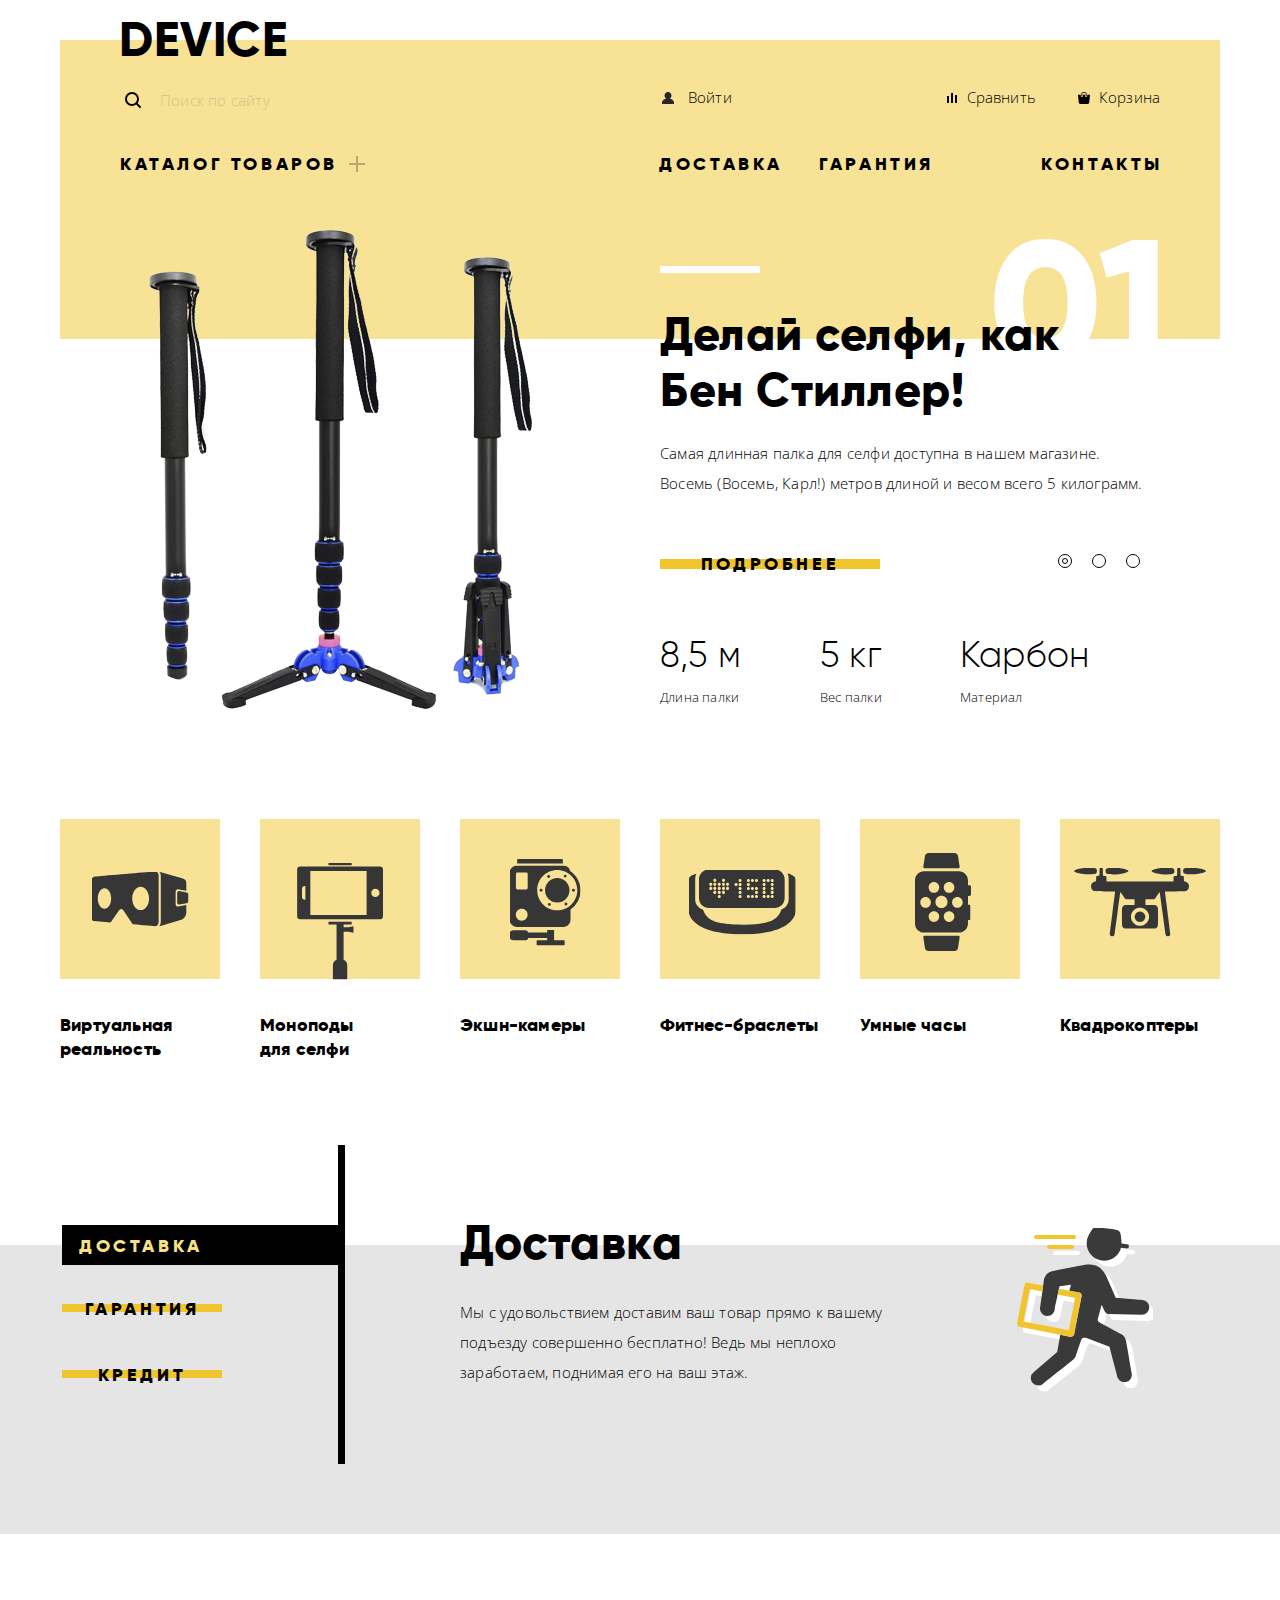
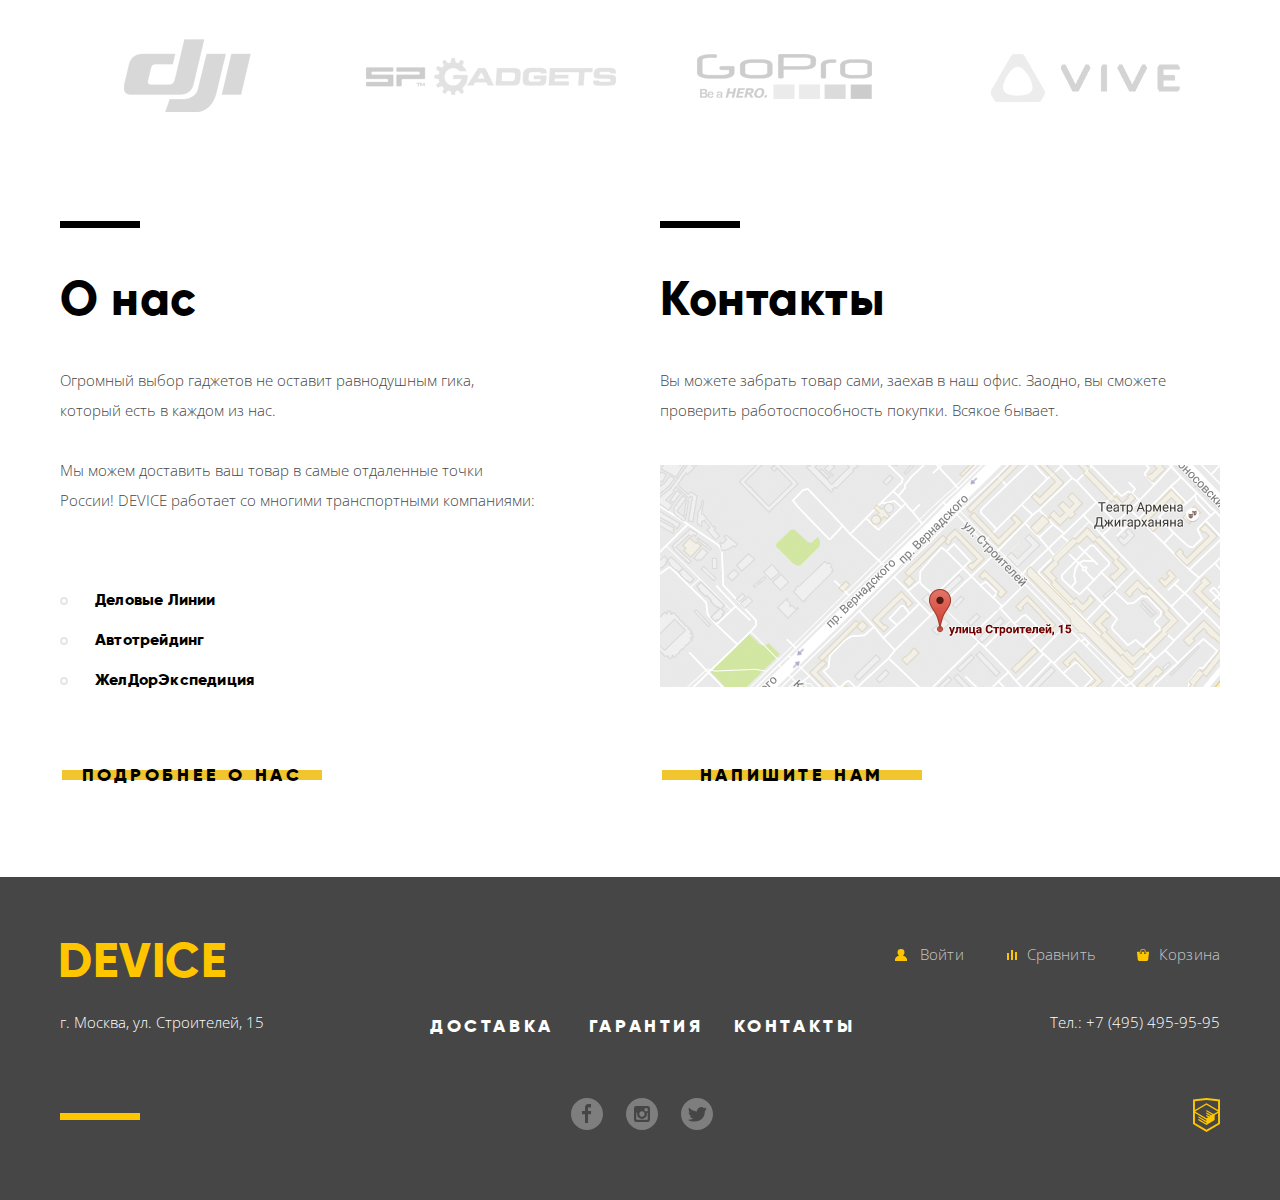
<file: index.html>
<!DOCTYPE html>
<html lang="ru">

<head>
  <meta charset="utf-8" />
  <meta http-equiv="X-UA-Compatible" content="IE=edge">
  <title>Page Title</title>
  <meta name="viewport" content="width=device-width, initial-scale=1">
  <link href="https://fonts.googleapis.com/css?family=Open+Sans:300,400&amp;subset=cyrillic" rel="stylesheet">
  <link href="css/normalize.css" rel="stylesheet">
  <link href="css/style.css" rel="stylesheet">
</head>

<body>
  <header class="main-header">
    <div class="main-header-container">
      <a class="main-header-logo">Device</a>
      <nav class="main-navigation">
        <div class="header-container">
          <div class="flex-container">
            <div class="search-navigation">
              <form action="https://echo.htmlacademy.ru" class="total-search-form" method="POST">
                <input type="search" name="Search" id="total-search" class="total-search-input"
                  placeholder="Поиск по сайту" aria-label="Поиск по сайту">
                <input type="submit" name="submit" value="Найти" class="total-search-submit">
              </form>
            </div>
            <ul class="user-navigation-list">
              <li class="login-link"><a href="">Войти</a></li>
              <li class="compare-link"><a href="">Сравнить</a></li>
              <li class="cart-link"><a href="">Корзина</a></li>
            </ul>
          </div>
          <div class="flex-container-2">
            <ul class="catalog-navigation">
              <li class="catalog-link"><a class="header-catalog-list"
                  href="https://greatchocopie.github.io/874143-device/catalog">Каталог товаров</a>
                <div class="hidden-wrapper">
                  <ul class="catalog-menu-list-hidden">
                    <li><a href="catalog.html">Виртуальная реальность</a></li>
                    <li><a href="catalog.html">Фитнес-браслеты</a></li>
                    <li><a href="catalog.html">Квадрокоптеры</a></li>
                    <li><a href="catalog.html">Моноподы для селфи</a></li>
                    <li><a href="catalog.html">Умные часы </a></li>
                    <li><a href="catalog.html">Экшн-камеры</a></li>
                  </ul>
                </div>
              </li>
              <li class="delivery-link"><a href="">Доставка</a></li>
              <li class="warranty-link"><a href="">Гарантия</a></li>
              <li class="contacts-link"><a href="">Контакты</a></li>
            </ul>
          </div>
        </div>
      </nav>
    </div>
  </header>
  <main>
    <div class="container">
      <h1 class="visually-hidden">Интернет-магазин гаджетов Device</h1>
      <section class="slider-content">
        <input class="visually-hidden slider-content-input" type="radio" id="product-1" name="toggle" checked>
        <input class="visually-hidden slider-content-input" type="radio" id="product-2" name="toggle">
        <input class="visually-hidden slider-content-input" type="radio" id="product-3" name="toggle">
        <div class="slider-controls">
          <label class="slider-radio slider-radio-1" for="product-1"><span class="visually-hidden">Первый</span></label>
          <label class="slider-radio slider-radio-2" for="product-2"><span class="visually-hidden">Второй</span></label>
          <label class="slider-radio slider-radio-3" for="product-3"><span class="visually-hidden">Третий</span></label>
        </div>
        <div class="slider-slide slider-slide1">
          <figure class="slider-figure">
            <div class="slider-image-container"> <img class="slider-image" src="img/slider-1.png" alt="Селфи-палка"
                width="384" height="486"></div>
            <figcaption class="slider-text-container">
              <h3 class="slider-header"><span class="slider-header-1">Делай селфи,
                  как Бен Стиллер!</span></h3>
              <p class="slider-paragraph">Самая длинная палка для селфи доступна в нашем магазине. Восемь (Восемь,
                Карл!) метров длиной и весом всего 5 килограмм.</p>
              <a class="button slider-button" href="">Подробнее</a>
              <table class="slider-table">
                <tr class="slider-table-header">
                  <td class="slider-table-td slider-table-header-td1">Длина палки</td>
                  <td class="slider-table-td slider-table-header-td2">Вес палки</td>
                  <td class="slider-table-td slider-table-header-td">Материал</td>
                </tr>
                <tr class="slider-table-data">
                  <td class="slider-table-td slider-table-data-td1">8,5 м</td>
                  <td class="slider-table-td slider-table-data-td2">5 кг</td>
                  <td class="slider-table-td slider-table-data-td">Карбон</td>
                </tr>
              </table>
            </figcaption>
          </figure>
        </div>
        <div class="slider-slide slider-slide2">
          <figure class="slider-figure">
            <div class="slider-image-container"> <img class="slider-image" src="img/slider-2.png" alt="Фитнес-браслет"
                width="345" height="485"></div>
            <figcaption class="slider-text-container">
              <h3 class="slider-header"><span class="slider-header-2">Худеем правильно!</span></h3>
              <p class="slider-paragraph">Мотивирующие фитнес браслеты могут найти в себе силы не пропускать занятия и
                соблюдать диету.</p>
              <a class="button slider-button" href="">Подробнее</a>
              <table class="slider-table">
                <tr class="slider-table-header">
                  <td class="slider-table-header-td">Без подзарядки</td>
                </tr>
                <tr class="slider-table-data">
                  <td class="slider-table-data-td">48 часов</td>
                </tr>
              </table>
            </figcaption>
          </figure>
        </div>
        <div class="slider-slide slider-slide3">
          <figure class="slider-figure">
            <div class="slider-image-container"> <img src="img/slider-3.png" width="526" height="334"
                alt="Квадрокоптер"></div>
            <figcaption class="slider-text-container">
              <h3 class="slider-header"><span class="slider-header-3">Порхает, как бабочка, жалит как пчела!</span></h3>
              <p class="slider-paragraph">Этот обычный, на первый взгляд, квадрокоптер оснащен мощным лазером,
                замаскированным под стандартную камеру.</p>
              <a class="button slider-button" href="">Подробнее</a>
              <table class="slider-table">
                <tr class="slider-table-header">
                  <td class="slider-table-header-td">Радиус поражения</td>
                  <td class="slider-table-header-td">Дальность полета</td>
                </tr>
                <tr class="slider-table-data">
                  <td class="slider-table-data-td">800 м</td>
                  <td class="slider-table-data-td">50 м</td>

                </tr>
              </table>
            </figcaption>
          </figure>
        </div>
      </section>
    </div>
    <div class="container">
      <section class="categories">
        <h2 class="visually-hidden">Товары</h2>
        <ul class="categories-list">
          <li class="categories-item">
            <a class="categories-link" href="">
              <img class="categories-image categories-image1" src="img/popular-1.svg" width="97" height="55"
                alt="Виртуальная реальность">
              <p class="categories-text">Виртуальная реальность</p>
            </a>
          </li>
          <li class="categories-item">
            <a class="categories-link" href="">
              <img class="categories-image categories-image2" src="img/popular-2.svg" width="86" height="117"
                alt="Моноподы для селфи">
              <p class="categories-text">Моноподы<br>для селфи</p>
            </a>
          </li>
          <li class="categories-item">
            <a class="categories-link" href="">
              <img class="categories-image categories-image3" src="img/popular-3.svg" width="71" height="87"
                alt="Экшн-камеры">
              <p class="categories-text">Экшн-камеры</p>
            </a>
          </li>
          <li class="categories-item">
            <a class="categories-link" href="">
              <img class="categories-image categories-image4" src="img/popular-4.svg" width="107" height="65"
                alt="Фитнес-браслеты">
              <p class="categories-text">Фитнес-браслеты</p>
            </a>
          </li>
          <li class="categories-item">
            <a class="categories-link" href="">
              <img class="categories-image categories-image5" src="img/popular-5.svg" width="56" height="98"
                alt="Умные часы">
              <p class="categories-text">Умные часы</p>
            </a>
          </li>
          <li class="categories-item">
            <a class="categories-link" href="">
              <img class="categories-image categories-image6" src="img/popular-6.svg" width="132" height="69"
                alt="Квадрокоптеры">
              <p class="categories-text">Квадрокоптеры</p>
            </a>
          </li>
        </ul>
      </section>
    </div>
    <section class="services">
      <div class="container">
        <div class="services-list-slides-container">
          <h2 class="visually-hidden">Наши услуги</h2>
          <input class="visually-hidden services-product-radio-1" type="radio" id="services-product-1" name="serv"
            checked>
          <input class="visually-hidden services-product-radio-2" type="radio" id="services-product-2" name="serv">
          <input class="visually-hidden services-product-radio-3" type="radio" id="services-product-3" name="serv">
          <div class="services-list">
            <label for="services-product-1" class="button service-button service-button-1">Доставка</label>
            <label for="services-product-2" class="button service-button service-button-2">Гарантия</label>
            <label for="services-product-3" class="button service-button service-button-3">Кредит</label>
          </div>
          <div class="slides-container">
            <div class="services-slide services-slide-shipment">
              <h2 class="services-header">Доставка</h2>
              <p>Мы с удовольствием доставим ваш товар прямо к вашему подъезду совершенно бесплатно! Ведь мы неплохо
                заработаем, поднимая его на ваш этаж.</p>
            </div>
            <div class="services-slide services-slide-warranty">
              <h2 class="services-header">Гарантия</h2>
              <p>Если из-за возгорания купленного у нас товара у вас сгорит дом — не переживайте, мы выдадим вам новый.
                Товар, не дом, конечно же.</p>
            </div>
            <div class="services-slide services-slide-credit">
              <h2 class="services-header">Кредит</h2>
              <p>Залезть в долговую яму стало проще! Кредитные консультанты подберут для вас наиболее выгодные условия
                кредита. Выгодные для нашего банка, разумеется.</p>
            </div>
          </div>
        </div>
      </div>
    </section>
    <div class="container">
      <section class="brands container">
        <h2 class="visually-hidden">Производители</h2>
        <ul class="brands-list">
          <li class="brands-item">
            <a href="" class="brands-link-1">
              <img class="brands-img" alt="dji" width="260" height="100" src="img/logo-1.png">
            </a>
          </li>
          <li class="brands-item">
            <a href="" class="brands-link-2">
              <img class="brands-img" alt="SP Gadgets" width="260" height="100" src="img/logo-2.png">
            </a>
          </li>
          <li class="brands-item">
            <a href="" class="brands-link-3">
              <img class="brands-img" alt="GoPro" width="260" height="100" src="img/logo-3.png">
            </a>
          </li>
          <li class="brands-item">
            <a href="" class="brands-link-4">
              <img class="brands-img" alt="Vive" width="260" height="100" src="img/logo-4.png">
            </a>
          </li>
        </ul>
      </section>
    </div>
    <div class="container">
      <div class="flex-container-3 ">
        <section class="about-us">
          <h2 class="info-h2">О нас</h2>
          <p>Огромный выбор гаджетов не оставит равнодушным гика, который есть в каждом из нас.</p>
          <p>Мы можем доставить ваш товар в самые отдаленные точки России! DEVICE работает со многими транспортными
            компаниями:</p>
          <ul class="company-list">
            <li><span>Деловые Линии</span></li>
            <li><span>Автотрейдинг</span></li>
            <li><span>ЖелДорЭкспедиция</span></li>
          </ul>
          <div><a class="button button-info" href="">Подробнее о нас</a></div>
        </section>
        <section class="contacts">
          <h2 class="info-h2">Контакты</h2>
          <p>Вы можете забрать товар сами, заехав в наш офис. Заодно, вы сможете проверить работоспособность покупки.
            Всякое бывает.</p>
          <div><a class="contact-map" href=""><img src="img/map.png" width="560" height="222"
                alt="Карта г. Москва, ул. Строителей, 15"></a></div>
          <div><a class="button contact-button" href="">Напишите нам</a></div>
        </section>
      </div>
    </div>
  </main>

  <footer class="main-footer">
    <div class="wrapper">
      <div class="container">
        <div class="flex-container-4">
          <a class="main-footer-logo">Device</a>
          <ul class="footer-user-navigation-list">
            <li class="footer-login-link"><a href="">Войти</a></li>
            <li class="footer-compare-link"><a href="">Сравнить</a></li>
            <li class="footer-cart-link"><a href="">Корзина</a></li>
          </ul>
        </div>
        <div class="flex-container-5">
          <p class="footer-contacts-address" aria-label="Адрес:">
            г. Москва, ул. Строителей, 15
          </p>
          <ul class="footer-site-navigation-list">
            <li class="footer-delivery-link"><a href="">Доставка</a></li>
            <li class="footer-warranty-link"><a href="">Гарантия</a></li>
            <li class="footer-contacts-link"><a href="">Контакты</a></li>
          </ul>
          <p class="footer-contacts-telephone" aria-label="Телефон:">Тел.: +7 (495) 495-95-95</p>
        </div>
        <div class="flex-container-6">
          <div class="footer-line"></div>
          <ul class="social-button-list" aria-label="Социальные сети">
            <li class="social-button">
              <a class="social-button-fb" href="">
                <span class="visually-hidden">Наша страница в Фейсбук</span>
              </a>
            </li>
            <li class="social-button"><a class="social-button-inst" href="">
                <span class="visually-hidden">Наша страница в Инстаграм</span></a></li>
            <li class="social-button"><a class="social-button-tw" href=""><span class="visually-hidden">Наша страница в
                  Твитер</span></a></li>
          </ul>
          <a class="logo-htmlacademy" href="https://htmlacademy.ru/intensive/htmlcss">
            <img src="img/logo-html.svg" width="27" height="35" alt="Логотип HtmlAcademy">
          </a>
        </div>
      </div>
    </div>
  </footer>
  <section class="modal modal-letter">
    <h2 class="visually-hidden">Модальное окно письма</h2>
    <form class="form-flex" action="https://echo.htmlacademy.ru" method="POST">
      <h3 class="visually-hidden">Напишите нам</h3>
      <div class="user-info-name">
        <label for="user-name">Ваше имя</label>
        <input class="name" id="user-name" type="text" name="name" placeholder="Имя Фамилия">
      </div>
      <div class="user-info-mail">
        <label for="user-e-mail">Ваш e-mail</label>
        <input type="email" class="e-mail" name="e-mail" id="user-e-mail" placeholder="email@example.com">
      </div>

      <div class="user-text">
        <label for="user-letter">Текст письма:</label>
        <textarea id="user-letter" name="letter" rows="7" placeholder="В свободной форме"></textarea>
      </div>
      <button type="submit" class="button modal-button">Отправить</button>
      <button type="button" class="modal-close"><span class="visually-hidden">Закрыть</span></button>
    </form>
  </section>
  <section class="modal modal-map">
    <h2 class="visually-hidden">Как до нас добраться</h2>
    <iframe
      src="https://www.google.com/maps/embed?pb=!1m18!1m12!1m3!1d2249.112548877997!2d37.52742931591111!3d55.68703098053582!2m3!1f0!2f0!3f0!3m2!1i1024!2i768!4f13.1!3m3!1m2!1s0x46b54cf65f5c8955%3A0x694710ccd55501e!2z0YPQuy4g0KHRgtGA0L7QuNGC0LXQu9C10LksIDE1LCDQnNC-0YHQutCy0LAsIDExOTMxMQ!5e0!3m2!1sru!2sru!4v1504942715099"
      width="960" height="559" allowfullscreen=""></iframe>
    <p><img src="img/map-big.png" width="960" height="559" alt="г. Москва, ул. Строителей, 15"></p>
    <button class="modal-close" type="button">
      <span class="visually-hidden">Закрыть</span>
    </button>
  </section>
  <script src="js/scripts.js"></script>
</body>

</html>
</file>
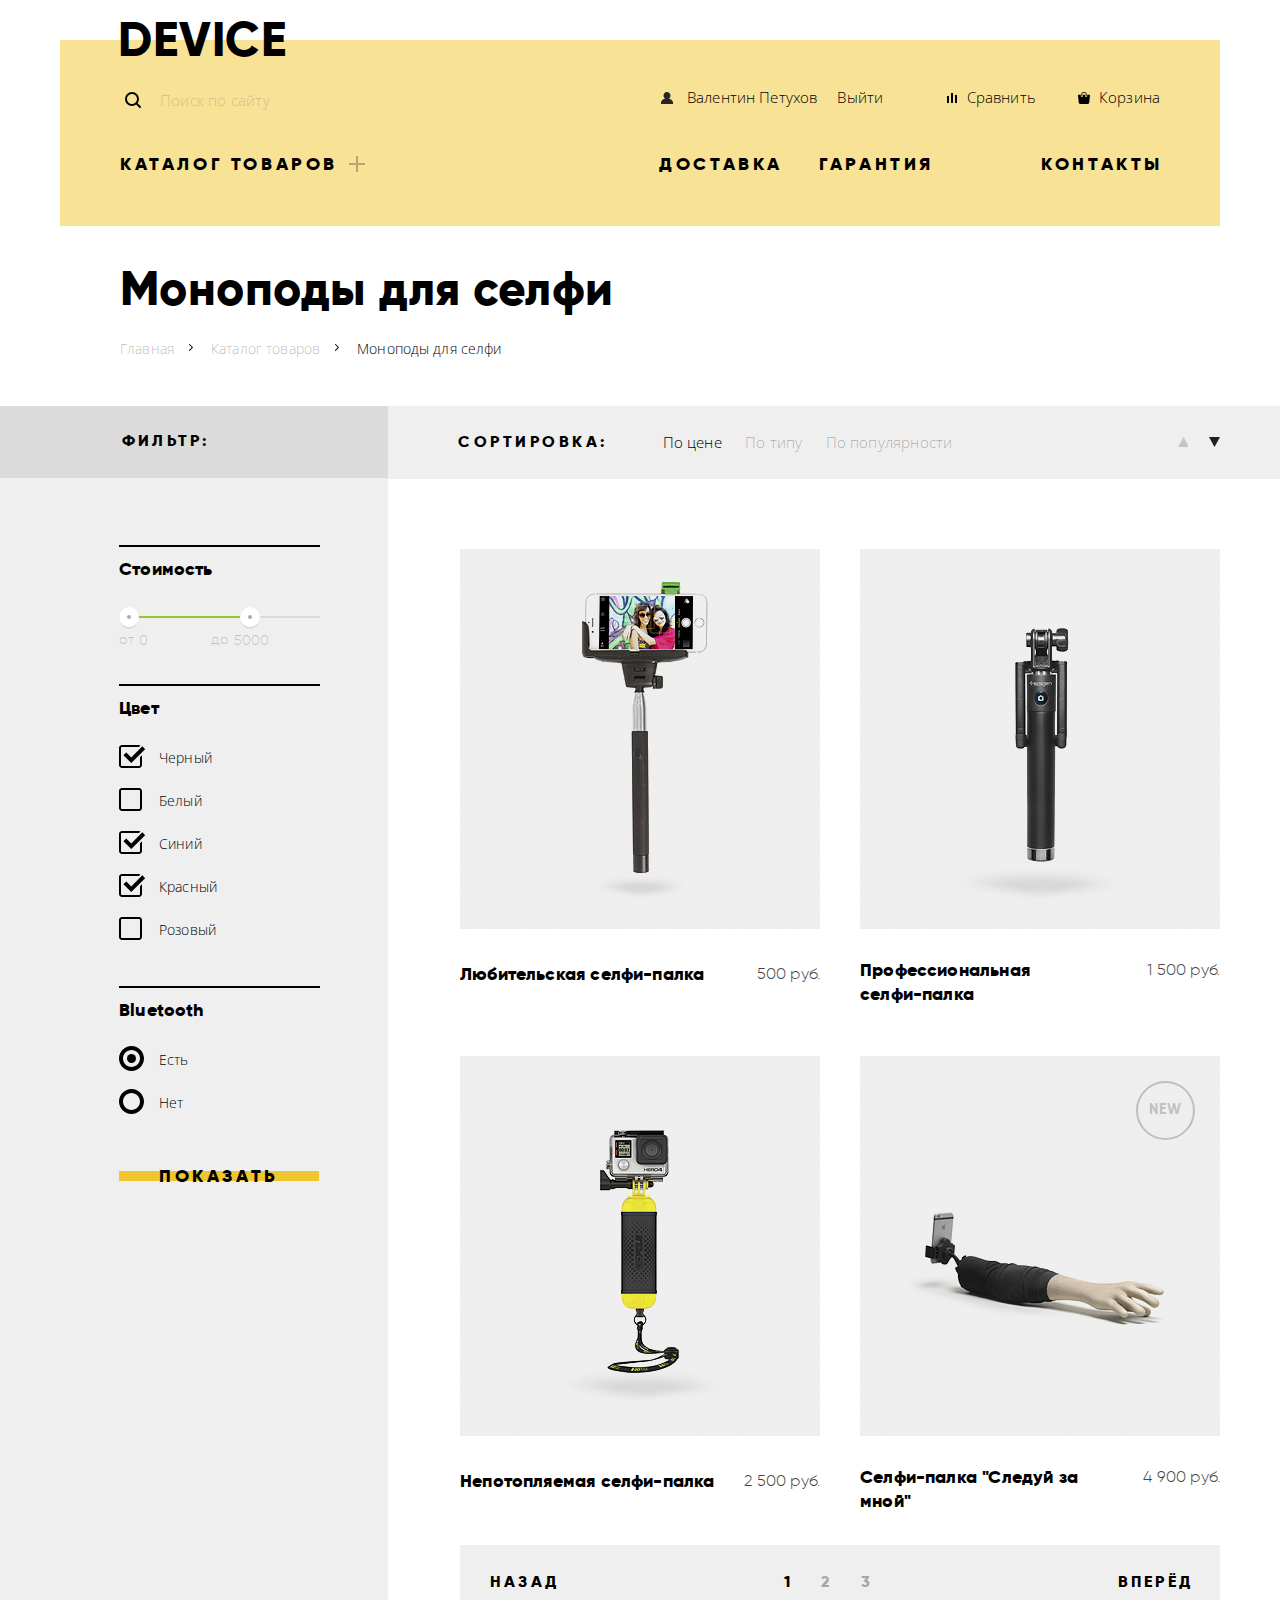
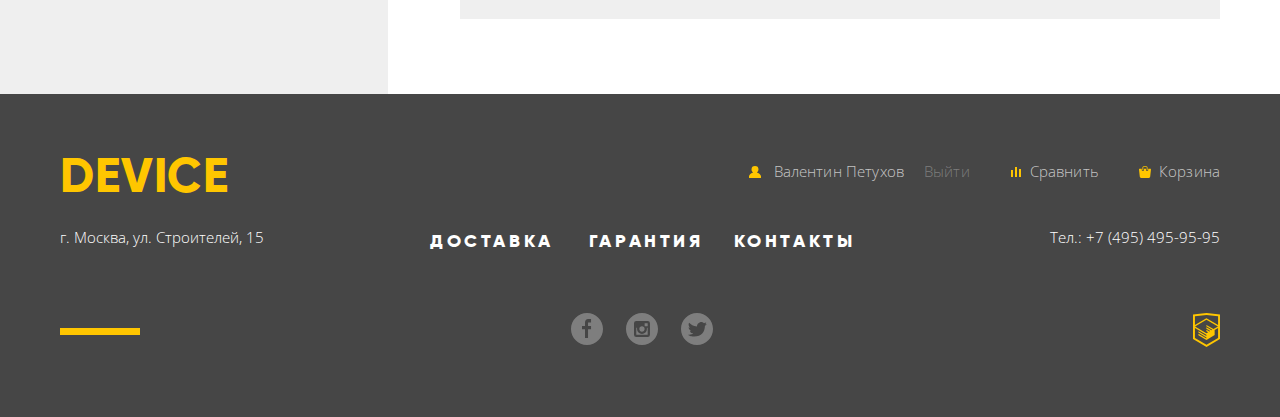
<file: catalog.html>
<!DOCTYPE html>
<html lang="ru">

<head>
    <meta charset="utf-8" />
    <meta http-equiv="X-UA-Compatible" content="IE=edge">
    <title>Page Title</title>
    <meta name="viewport" content="width=device-width, initial-scale=1">
    <link href="https://fonts.googleapis.com/css?family=Open+Sans:300,400&amp;subset=cyrillic" rel="stylesheet">
    <link href="css/normalize.css" rel="stylesheet">
    <link href="css/style.min.css" rel="stylesheet">
</head>

<body>
    <header class="main-header">

        <div class="main-header-container">
            <a class="page-main-header-logo" href="index.html">Device</a>
            <nav class="page-main-navigation">
                <div class="header-container">
                    <div class="flex-container">
                        <div class="search-navigation">
                            <form action="https://echo.htmlacademy.ru" class="total-search-form" method="POST">
                                <input type="search" name="Search" id="total-search" class="total-search-input" placeholder="Поиск по сайту" aria-label="Поиск по сайту">
                                <input type="submit" name="submit" value="Найти" class="total-search-submit">
                            </form>
                        </div>
                        <ul class="user-navigation-list">
                            <li class="profile-link"><a href="">Валентин Петухов</a></li>
                            <li class="logout-link"><a href="">Выйти</a></li>
                            <li class="compare-link"><a href="">Сравнить</a></li>
                            <li class="cart-link"><a href="">Корзина</a></li>
                        </ul>
                    </div>
                    <div class="flex-container-2">
                        <ul class="catalog-navigation">
                            <li class="catalog-link"><a class="header-catalog-list" href="">Каталог товаров</a>
                                <div class="hidden-wrapper">
                                    <ul class="catalog-menu-list-hidden">
                                        <li><a href="catalog.html">Виртуальная реальность</a></li>
                                        <li><a href="catalog.html">Фитнес-браслеты</a></li>
                                        <li><a href="catalog.html">Квадрокоптеры</a></li>
                                        <li><a href="catalog.html">Моноподы для селфи</a></li>
                                        <li><a href="catalog.html">Умные часы </a></li>
                                        <li><a href="catalog.html">Экшн-камеры</a></li>
                                    </ul>
                                </div>
                            </li>
                            <li class="delivery-link"><a href="">Доставка</a></li>
                            <li class="warranty-link"><a href="">Гарантия</a></li>
                            <li class="contacts-link"><a href="">Контакты</a></li>
                        </ul>
                    </div>
                </div>
            </nav>
        </div>
    </header>


    <main class="main-container">
        <div class="container">
            <h1 class="page-title">Моноподы для селфи</h1>
            <ul class="breadcrumbs">
                <li class="breadcrubs-item">
                    <a href="index.html">Главная</a>
                </li>
                <li class="breadcrubs-item">
                    <a href="catalog.html">Каталог товаров</a>
                </li>
                <li class="breadcrumbs-current">Моноподы для селфи</li>
            </ul>
        </div>
        <div class="page-flex-container">
            <section class="filter">
                <div class="filter-h2-wrapper">
                    <h2 class="filter-h2">Фильтр:</h2>
                </div>
                <form class="filter-form" action="https://echo.htmlacademy.ru" method="GET">
                    <div class="filter-fieldset">
                        <fieldset class="filter-fieldset">
                            <legend class="filter-name">Стоимость</legend>
                            <div class="range-filter">
                                <div class="range-controls">
                                    <div class="range-scale">
                                        <div class="range-bar"></div>
                                    </div>
                                    <div class="range-toggle range-toggle-min"></div>
                                    <div class="range-toggle range-toggle-max"></div>
                                </div>
                                <div class="price-controls">
                                    <div class="price-min">
                                        <label for="range-1">от</label>
                                        <input class="input-min-price" type="text" name="min-price" value="0" id="range-1">
                                    </div>
                                    <div class="price-max">
                                        <label for="range-2">до</label>
                                        <input class="input-max-price" type="text" name="max-price" value="5000" id="range-2">
                                    </div>
                                </div>
                            </div>
                        </fieldset>
                    </div>
                    <fieldset class="filter-fieldset">
                        <legend class="filter-name">Цвет</legend>
                        <ul class="filter-color-list">
                            <li class="filter-option">
                                <input class="visually-hidden filter-input filter-input-checkbox" type="checkbox" name="black" id="filter-color-black" checked>
                                <label for="filter-color-black">Черный</label>
                            </li>
                            <li class="filter-option">
                                <input class="visually-hidden filter-input filter-input-checkbox" type="checkbox" name="white" id="filter-color-white">
                                <label for="filter-color-white">Белый</label>
                            </li>
                            <li class="filter-option">
                                <input class="visually-hidden filter-input filter-input-checkbox" type="checkbox" name="blue" id="filter-color-blue" checked>
                                <label for="filter-color-blue">Синий</label>
                            </li>
                            <li class="filter-option">
                                <input class="visually-hidden filter-input filter-input-checkbox" type="checkbox" name="red" id="filter-color-red" checked>
                                <label for="filter-color-red">Красный</label>
                            </li>
                            <li class="filter-option">
                                <input class="visually-hidden filter-input filter-input-checkbox" type="checkbox" name="pink" id="filter-color-pink">
                                <label for="filter-color-pink">Розовый</label>
                            </li>

                        </ul>
                    </fieldset>
                    <fieldset class="filter-fieldset">
                        <legend class="filter-name">Bluetooth</legend>
                        <ul>
                            <li class="filter-option">
                                <input class="visually-hidden filter-input filter-input-radio" type="radio" name="bluetooth" value="yes" id="bluetooth-yes" checked>
                                <label for="bluetooth-yes">Есть</label>
                            </li>
                            <li class="filter-option">
                                <input class="visually-hidden filter-input filter-input-radio" type="radio" name="bluetooth" value="no" id="bluetooth-no">
                                <label for="bluetooth-no">Нет</label>
                            </li>
                        </ul>
                    </fieldset>
                    <button type="submit" class="button filter-button">Показать</button>
                </form>

            </section>
            <section class="catalog">
                <div class="catalog-h2-wrapper">
                    <h2 class="catalog-h2">Сортировка:</h2>
                    <ul class="catalog-sorting">
                        <li><a class="catalog-sortimg-item-current">По цене</a>
                        </li>
                        <li><a class="catalog-sortimg-item" href="">По типу</a>
                        </li>
                        <li><a class="catalog-sortimg-item" href="">По популярности</a>
                        </li>
                    </ul>
                    <ul class="catalog-sortimg-links">
                        <li><a class="catalog-sortimg-link-up" href=""><span class="visually-hidden">По возрастанию</span></a></li>
                        <li><a class="catalog-sortimg-link-down-current"><span class="visually-hidden">По убыванию</span></a></li>
                    </ul>
                </div>
                <div class="page-catalog-wrapper">
                    <ul class="catalog-list">
                        <li class="catalog-item">
                            <a class="catalog-item-image" href="">
                                <img src="img/item-1.png" width="360" height="380" alt="Любительская селфи-палка">
                            </a>
                            <h3 class="catalog-item-name-1">Любительская селфи-палка<a href=""></a></h3>
                            <p class="catalog-item-price">500 руб.</p>
                            <div class="catalog-actions">
                                <a class="button button-to-cart" href="">В корзину</a>
                                <a class="bookmark" href="">Добавить к сравнению</a>
                            </div>
                        </li>
                        <li class="catalog-item">
                            <a class="catalog-item-image" href="">
                                <img src="img/item-2.png" width="360" height="380" alt="Профессиональная селфи-палка">
                            </a>
                            <h3 class="catalog-item-name">Профессиональная селфи-палка<a href=""></a></h3>
                            <p class="catalog-item-price">1 500 руб.</p>
                            <div class="catalog-actions">
                                <a class="button button-to-cart" href="">В корзину</a>
                                <a class="bookmark" href="">Добавить к сравнению</a>
                            </div>
                        </li>
                        <li class="catalog-item">
                            <a class="catalog-item-image" href="">
                                <img src="img/item-3.png" width="360" height="380" alt="Непотопляемая селфи-палка">
                            </a>
                            <h3 class="catalog-item-name-1">Непотопляемая селфи-палка<a href=""></a>
                            </h3>
                            <p class="catalog-item-price">2 500 руб.</p>
                            <div class="catalog-actions">
                                <a class="button button-to-cart" href="">В корзину</a>
                                <a class="bookmark" href="">Добавить к сравнению</a>
                            </div>
                        </li>
                        <li class="catalog-item">
                            <a class="catalog-item-image catalog-item-image-new" href="">
                                <img src="img/item-4.png" width="360" height="380" alt="Селфи-палка Следуй за мной">
                            </a>
                            <h3 class="catalog-item-name">Селфи-палка "Следуй за мной"<a href=""></a></h3>
                            <p class="catalog-item-price">4 900 руб.</p>
                            <div class="catalog-actions">
                                <a class="button button-to-cart" href="">В корзину</a>
                                <a class="bookmark" href="">Добавить к сравнению</a>
                            </div>
                        </li>
                    </ul>
                    <div class="catalog-paginator">
                        <a class="catalog-paginator-prev" href="#prev">Назад</a>
                        <ul class="catalog-paginator-list">
                            <li><a class="catalog-paginator-list-item catalog-paginator-item-current">1</a></li>
                            <li><a href="#2" class="catalog-paginator-list-item catalog-paginator-item">2</a></li>
                            <li><a href="#3" class="catalog-paginator-list-item catalog-paginator-item">3</a></li>
                        </ul>
                        <a class="catalog-paginator-next" href="#next">Вперёд</a>
                    </div>
                </div>
            </section>
        </div>

    </main>

    <footer class="main-footer">
        <div class="wrapper">
            <div class="container">
                <div class="flex-container-4">
                    <a class="page-main-footer-logo" href="index.html">Device</a>
                    <ul class="footer-user-navigation-list">
                        <li class="footer-profile-link"><a href="">Валентин Петухов</a></li>
                        <li class="footer-logout-link"><a href="">Выйти</a></li>
                        <li class="footer-page-compare-link"><a href="">Сравнить</a></li>
                        <li class="footer-page-cart-link"><a href="">Корзина</a></li>
                    </ul>
                </div>
                <div class="flex-container-5">
                    <p class="footer-contacts-address" aria-label="Адрес:">
                        г. Москва, ул. Строителей, 15
                    </p>
                    <ul class="footer-site-navigation-list">
                        <li class="footer-delivery-link"><a href="">Доставка</a></li>
                        <li class="footer-warranty-link"><a href="">Гарантия</a></li>
                        <li class="footer-contacts-link"><a href="">Контакты</a></li>
                    </ul>
                    <p class="footer-contacts-telephone" aria-label="Телефон:">Тел.: +7 (495) 495-95-95</p>
                </div>
                <div class="flex-container-6">
                    <div class="footer-line"></div>
                    <ul class="social-button-list" aria-label="Социальные сети">
                        <li class="social-button">
                            <a class="social-button-fb" href="">
                                <span class="visually-hidden">Наша страница в Фейсбук</span>
                            </a>
                        </li>
                        <li class="social-button"><a class="social-button-inst" href="">
                                <span class="visually-hidden">Наша страница в Инстаграм</span></a></li>
                        <li class="social-button"><a class="social-button-tw" href=""><span class="visually-hidden">Наша страница в Твитер</span></a></li>
                    </ul>
                    <a class="logo-htmlacademy" href="">
                        <img src="img/logo-html.svg" width="27" height="35" alt="Логотип HtmlAcademy">
                    </a>
                </div>
            </div>
        </div>

    </footer>
</body>

</html>
</file>
<file: css/style.css>
@font-face {
    font-family: "Gilroy";
    src: url("../font/gilroyextrabold.woff2") format("woff2"),
        url("../font/gilroyextrabold.woff") format("woff");
    font-weight: 800;
    font-style: normal;
}

@font-face {
    font-family: "Gilroy";
    src: url("../font/gilroylight.woff2") format("woff2"),
        url("../font/gilroylight.woff") format("woff");
    font-weight: 300;
    font-style: normal;
}

@keyframes bounce {
    0% {
        transform: translateY(-2000px);
    }

    70% {
        transform: translateY(30px);
    }

    100% {
        transform: translateY(0);
    }
}

@keyframes shake {

    0%,
    100% {
        transform: translateX(0);
    }

    10%,
    30%,
    50%,
    70%,
    90% {
        transform: translateX(-10px);
    }

    20%,
    40%,
    60%,
    80% {
        transform: translateX(10px);
    }
}

body {
    margin: 0;
    padding: 0;
    font-family: "Open Sans", "Arial", sans-serif;
    font-size: 15px;
    font-style: normal;
    line-height: 30px;
    font-weight: 300;
    letter-spacing: 0.2px;
    color: #000000;
    background-color: #ffffff;
}

a {
    text-decoration: none;
}

img {
    max-width: 100%;
    height: auto;
}

.visually-hidden:not(:focus):not(:active),
input[type="checkbox"].visually-hidden,
input[type="radio"].visually-hidden {
    position: absolute;
    width: 1px;
    height: 1px;
    margin: -1px;
    border: 0;
    padding: 0;
    white-space: nowrap;
    clip-path: inset(100%);
    clip: rect(0 0 0 0);
    overflow: hidden;
}

.page-main-header-logo {
    display: block;
    position: absolute;
    top: -15px;
    left: 58px;
    margin: 0;
    padding: 0;
    font-size: 48px;
    font-family: "Gilroy", "Arial", sans-serif;
    font-weight: 800;
    text-transform: uppercase;
    color: #000;
    letter-spacing: 0.018em;
}

.page-main-header-logo:hover,
.page-main-header-logo:focus {
    opacity: 0.6;
}

.page-main-header-logo:active {
    opacity: 0.3;
}


.main-header-container {
    width: 1160px;
    margin: 0 auto;
    position: relative;
}

.main-navigation {
    margin-top: 40px;
    width: 1160px;
    height: 299px;
    font-size: 15px;
    line-height: 30px;
    font-weight: 300;
    font-style: normal;
    color: #000000;
    background-color: #f7e296;
}

.page-main-navigation {
    margin-top: 40px;
    width: 1160px;
    height: 186px;
    font-size: 15px;
    line-height: 30px;
    font-weight: 300;
    font-style: normal;
    color: #000000;
    background-color: #f7e296;
}

.total-search-input {
    background: none;
    font: inherit;
    color: rgb(0, 0, 0);
    letter-spacing: 0.2px;
    margin: 0;
    border: none;
    outline: none;
    box-sizing: border-box;
    padding-bottom: 15px;
    width: 355px;
    height: 50px;
    opacity: 0.3;
    padding-left: 40px;
}

.total-search-input:focus ~ input[type="submit"] {
    display: block;
}

.total-search-input:focus {
    box-shadow: inset 0 -2px 0 0 #000;
    opacity: 1;
}

.total-search-input:hover {
    opacity: 0.6;
}


.site-navigation-list {
    list-style: none;
    margin: 0;
    padding: 0;
}



.user-navigation-list a {
    color: #000000;
}

.user-navigation-list a:hover,
.user-navigation-list a:focus {
    color: rgba(0, 0, 0, 0.6);
}

.user-navigation-list a:active {
    color: rgba(0, 0, 0, 0.3);
}

.catalog-navigation {
    padding: 0;
    margin: 0;
    list-style: none;
    font-family: "Gilroy", "Arial", sans-serif;
    font-size: 18px;
    font-weight: 800;
    font-style: normal;
    line-height: 24px;
    letter-spacing: 3.6px;
    color: #000000;
    text-transform: uppercase;
    display: flex;
    width: 1043px;
    justify-content: flex-end;
    flex-wrap: wrap;
}

.catalog-navigation a {
    color: #000000;
    text-transform: uppercase;
}

.catalog-navigation a:hover,
.catalog-navigation a:focus {
    color: rgba(0, 0, 0, 0.6);
}

.catalog-navigation a:active {
    color: rgba(0, 0, 0, 0.3);
}

.catalog-link a {
  
    
    margin-left: 0;
    position: relative;
/*        min-width: 230px;*/
    padding-right: 27px;
}

.header-catalog-list::after {
    content: "";
    position: absolute;
    top: 4px;
    right: 0px;
    width: 16px;
    height: 16px;
    background-image: url("../img/plus.svg");
    background-repeat: no-repeat;
    background-position: 0 0;
    opacity: 0.3;
}

.delivery-link {
    min-width: 130px;
    margin-left: auto;
}

.warranty-link {
    min-width: 120px;
    margin-left: 30px;
}

.contacts-link {
    min-width: 120px;
    margin-left: 102px;
}

.flex-container {
    display: flex;
    justify-content: space-between;
    margin-bottom: 20px;
    flex-wrap: wrap;
}

.flex-container-2 {
   
    width: 1043px;
}

.user-navigation-list {
    display: flex;
    min-width: 500px;
     letter-spacing: 0.15px;
       list-style: none;
    margin: 0;
    padding: 0;
    margin-left: auto;
   
}

.cart-link {
    padding-left: 28px;
    margin-left: 35px;
    position: relative;
}

.cart-link::before {
    content: "";
    position: absolute;
    top: 10px;
    left: 7px;
    width: 12px;
    height: 12px;
    background-image: url("../img/cart.svg");
    background-repeat: no-repeat;
    background-position: 50% 50%;
    opacity: 1;
}

.cart-link:hover::before,
.cart-link:focus::before {
    opacity: 0.6;
}

.cart-link:active::before {
    opacity: 0.3;
}

.login-link {
    position: relative;
    margin-right: auto;
    padding-left: 28px;
}

.login-link::before {
    content: "";
    position: absolute;
    top: 10px;
    left: 2px;
    width: 12px;
    height: 12px;
    background-image: url("../img/user.svg");
    background-repeat: no-repeat;
    background-position: 50% 50%;
    opacity: 1;
}

.login-link:hover::before,
.login-link:focus::before {
    opacity: 0.6;
}

.login-link:active::before {
    opacity: 0.3;
}

.compare-link {
    padding-left: 28px;
    margin-left: auto;
    position: relative;
}

.compare-link::before {
    content: "";
    position: absolute;
    top: 10px;
    left: 7px;
    width: 12px;
    height: 12px;
    background-image: url("../img/compare.svg");
    background-repeat: no-repeat;
    background-position: 50% 50%;
    opacity: 1;
}

.compare-link:hover::before,
.compare-link:focus::before {
    opacity: 0.6;
}

.compare-link:active::before {
    opacity: 0.3;
}

.profile-link {
    position: relative;
    padding-left: 27px;
    margin-right: 20px;
}

.profile-link::before {
    content: "";
    position: absolute;
    top: 10px;
    left: 1px;
    width: 12px;
    height: 12px;
    background-image: url("../img/user.svg");
    background-repeat: no-repeat;
    background-position: 50% 50%;
    opacity: 1;
}

.profile-link:hover::before,
.profile-link:focus::before {
    opacity: 0.6;
}

.profile-link:active::before {
    opacity: 0.3;
}

.user-navigation-list .logout-link {
    margin-right: 55px;
    color: rgba(0, 0, 0, 0.3);
}

.container {
    margin: 0 auto;
    padding: 0;
    width: 1160px;
}

.header-container {
    margin: 0 auto;
    padding: 42px 60px 0 60px;
}

.catalog-menu-list-hidden {
    list-style: none;
    font-family: "Open Sans", "Arial", sans-serif;
    font-size: 15px;
    font-weight: 300;
    font-style: normal;
    line-height: 36px;
    letter-spacing: 0.15px;
    color: #000000;

    width: 640px;
    padding: 0;
    margin: 24px 0 0 2px;
    display: flex;
    flex-wrap: wrap;
}

.catalog-menu-list-hidden a {
    display: block;
}

.catalog-menu-list-hidden li {
    width: 200px;
}

.catalog-menu-list-hidden li:nth-child(3n+1) {
    width: 240px;
}

.catalog-menu-list-hidden li:last-child {
    width: 100%;
}

.catalog-menu-list-hidden a {
    color: #000000;
    text-transform: none;
}

.catalog-menu-list-hidden a:hover,
.catalog-menu-list-hidden a:focus {
    color: rgba(0, 0, 0, 0.6);
}

.catalog-menu-list-hidden a:active {
    color: rgba(0, 0, 0, 0.3);
}

.catalog-navigation > .catalog-link {
    position: relative;
    display: flex;

}

.hidden {
    display: none;
    position: absolute;
    top: 20px;
    padding: 0;
}

.hidden-wrapper {
    display: none;
    position: absolute;
    top: 20px;
    left: -60px;
    z-index: 10;
    width: 1100px;
    padding-top: 0px;
    padding-bottom: 35px;
    padding-left: 60px;
    background-color: #f7e296;
}

.catalog-link:hover .hidden,
.catalog-link:hover .hidden-wrapper {
    display: block;
}

.flex-container-3 {
    display: flex;
    justify-content: space-between;
    margin-bottom: 75px;
}

.contacts {
    box-sizing: border-box;
    width: 560px;
    margin-left: 20px;
    padding-top: 40px;
}

.about-us {
    box-sizing: border-box;
    width: 580px;
    padding-right: 100px;
    padding-top: 40px;
}

.about-us h2,
.contacts h2 {
    font-family: "Gilroy", "Arial", sans-serif;
    font-size: 47.5px;
    font-weight: 800;
    font-style: normal;
    line-height: 47.5px;
    letter-spacing: 0.5px;
    color: #000000;

}

.about-us p,
.contacts p {
    color: #464646;
    margin-top: 30px;
    margin-bottom: 30px;
    padding-right: 5px;
    letter-spacing: normal;
}

.company-list {
    list-style: none;
    font-family: "Gilroy", "Arial", sans-serif;
    font-size: 16px;
    font-weight: 800;
    line-height: 40px;
    color: #000000;
    margin-bottom: 48px;
    margin-top: 55px;
    padding-top: 10px;
    padding-left: 35px;
}

.company-list li {
    position: relative;
    padding-left: 0px;
    margin-left: 0px;

}

.company-list li::before {
    position: absolute;
    top: 17px;
    left: -35px;
    content: "";
    width: 4px;
    height: 4px;
    border: 2px solid #e5e5e5;
    border-radius: 50%;
}

.contact-map {
    display: block;
    padding-top: 10px;
    margin-bottom: 52px;
}

.button {
    box-sizing: border-box;
    display: inline-block;
    font-family: "Gilroy", "Arial", sans-serif;
    font-size: 18px;
    font-weight: 800;
    font-style: normal;
    line-height: 24px;
    letter-spacing: 3.6px;
    text-align: center;
    vertical-align: middle;
    color: #000000;
    text-transform: uppercase;
    background: none;
    border: 0;
    padding: 15px 0px;
    margin-left: 2px;
    background-image: linear-gradient(to top, transparent 0%, transparent 41%, #f0c52e 41%, #f0c52e 60%, transparent 60%, transparent 100%);
    cursor: pointer;
}

.button:hover,
.button:focus {
    color: #000000;
    background-color: #f0c52e;
}

.button:active {
    color: rgba(0, 0, 0, 0.3);
}

.wrapper {
    box-sizing: border-box;
    width: 100%;
    background-color: #464646;
    height: 323px;
    padding-top: 67px;
}

.main-footer {
    font-family: "Open Sans", "Arial", sans-serif;
    font-size: 15px;
    font-weight: 300;
    font-style: normal;
    font-stretch: normal;
    line-height: 30px;
    letter-spacing: normal;
    color: #ffffff;
}

.page-main-footer-logo {
    font-size: 48px;
    font-family: "Gilroy", "Arial", sans-serif;
    font-weight: 800;
    text-transform: uppercase;
    color: #ffc600;
    letter-spacing: 0.018em;
    display: block;
}

.page-main-footer-logo:hover,
.page-main-footer-logo:focus {
    opacity: 0.6;
}

.page-main-footer-logo:active {
    opacity: 0.3;
}


.flex-container-4 {
    display: flex;
    width: 1160px;
    margin-bottom: 38px;
}

.footer-user-navigation-list {
    list-style: none;
    letter-spacing: 0.15px;
    display: flex;
    width: 483px;
    margin: 0;
    padding: 0;
    margin-top: -5px;
    margin-left: auto;
    justify-content: space-between;
}

.footer-cart-link {
    padding-left: 28px;
    margin-left: 35px;
    position: relative;
}

.footer-cart-link:hover::before,
.footer-cart-link:focus::before {
    opacity: 0.6;
}

.footer-cart-link:active::before {
    opacity: 0.3;
}

.footer-cart-link::before {
    content: "";
    position: absolute;
    top: 10px;
    left: 6px;
    width: 12px;
    height: 12px;
    background-image: url("../img/footer-cart.svg");
    background-repeat: no-repeat;
    background-position: 50% 50%;
    opacity: 1;
}

.footer-compare-link {
    padding-left: 28px;
    margin-left: 35px;
    position: relative;
}

.footer-compare-link:hover::before,
.footer-compare-link:focus::before {
    opacity: 0.6;
}

.footer-compare-link:active::before {
    opacity: 0.3;
}

.footer-compare-link::before {
    content: "";
    position: absolute;
    top: 10px;
    left: 7px;
    width: 12px;
    height: 12px;
    background-image: url("../img/compare-footer.svg");
    background-repeat: no-repeat;
    background-position: 50% 50%;
    opacity: 1;
}

.footer-login-link {
    padding-left: 25px;
    margin-left: auto;
    position: relative;
}

.footer-login-link:hover::before,
.footer-login-link:focus::before {
    opacity: 0.6;
}

.footer-login-link:active::before {
    opacity: 0.3
}

.footer-login-link::before {
    content: "";
    position: absolute;
    top: 10px;
    left: 0px;
    width: 12px;
    height: 12px;
    background-image: url("../img/user-footer.svg");
    background-repeat: no-repeat;
    background-position: 50% 50%;
    opacity: 1;
}

.footer-page-cart-link {
    padding-left: 25px;
    margin-left: 35px;
    position: relative;
}

.footer-page-cart-link:hover::before,
.footer-page-cart-link:focus::before {
    opacity: 0.6;
}

.footer-page-cart-link:active::before {
    opacity: 0.3;
}

.footer-page-cart-link::before {
    content: "";
    position: absolute;
    top: 10px;
    left: 5px;
    width: 12px;
    height: 12px;
    background-image: url("../img/footer-cart.svg");
    background-repeat: no-repeat;
    background-position: 50% 50%;
    opacity: 1;
}

.footer-profile-link {
    padding-left: 25px;
    margin-left: auto;
    position: relative;
}

.footer-profile-link:hover::before,
.footer-profile-link:focus::before {
    opacity: 0.6;
}

.foooter-profile-link:active::before {
    opacity: 0.3;
}

.footer-profile-link::before {
    content: "";
    position: absolute;
    top: 10px;
    left: 0px;
    width: 12px;
    height: 12px;
    background-image: url("../img/user-footer.svg");
    background-repeat: no-repeat;
    background-position: 50% 50%;
    opacity: 1;
}

.footer-logout-link {
    margin-left: 20px;
}

.footer-page-compare-link {
    padding-left: 25px;
    margin-left: 35px;
    position: relative;
}

.footer-page-compare-link:hover::before,
.footer-page-compare-link:focus::before {
    opacity: 0.6;
}

.footer-page-compare-link:active::before {
    opacity: 0.3;
}

.footer-page-compare-link::before {
    content: "";
    position: absolute;
    top: 10px;
    left: 5px;
    width: 12px;
    height: 12px;
    background-image: url("../img/compare-footer.svg");
    background-repeat: no-repeat;
    background-position: 50% 50%;
    opacity: 1;
}

.footer-user-navigation-list a {
    color: rgba(255, 255, 255, 0.7);
}

.footer-user-navigation-list a:hover,
.footer-user-navigation-list a:focus {
    color: #ffffff;
}

.footer-user-navigation-list a:active {
    color: rgba(255, 255, 255, 0.3);
}

.footer-logout-link a {
    color: rgba(255, 255, 255, 0.3);
}

.flex-container-5 {
    display: flex;
    width: 1160px;
    justify-content: space-between;
    margin-bottom: 55px;
    padding-bottom: 5px;
/*    align-items: baseline;*/
    flex-wrap: wrap;
}

.footer-contacts-telephone {
    padding: 0;
    margin: 0;
    margin-left: auto;
    margin-top: -7px;
    max-width: 280px;
}

.footer-contacts-address {
    padding: 0;
    margin: 0;
    margin-top: -7px;
    max-width: 280px
}

.footer-site-navigation-list {
    list-style: none;
    font-family: "Gilroy", "Arial", sans-serif;
    font-size: 18px;
    font-weight: 800;
    font-style: normal;
    line-height: 24px;
    letter-spacing: 3.6px;
    text-transform: uppercase;
    display: flex;
    justify-content: space-between;
    padding: 0;
    margin: 0;
    margin-left: 166px;
}

.footer-delivery-link {
    margin-right: 35px;
}

.footer-warranty-link {
    margin-right: 30px;
}

.footer-site-navigation-list a {
    color: #ffffff;
}

.footer-site-navigation-list a:hover,
.footer-site-navigation-list a:focus {
    color: rgba(255, 255, 255, 0.6);
}

.footer-site-navigation-list a:active {
    color: rgba(255, 255, 255, 0.3);
}

.flex-container-6 {
    display: flex;
    width: 1160px;
    justify-content: space-between;
    padding-bottom: 55px;
}

.social-button-list {
    list-style: none;
    display: flex;
    margin: 0;
    padding: 0;
    justify-content: space-between;
    margin-left: auto;
}

.social-button-list a {
    color: #ffffff;
}

.page-title {
    font-family: "Gilroy", "Arial", sans-serif;
    font-size: 47.5px;
    font-weight: 800;
    font-style: normal;
    font-stretch: normal;
    line-height: 47.5px;
    letter-spacing: 0.48px;
    color: #000000;
    margin-left: 60px;
    margin-top: 40px;
    padding-bottom: 0;
    margin-bottom: 23px;
}

.breadcrumbs {
    list-style: none;
    font-family: "Open Sans", "Arial", sans-serif;
    font-size: 14px;
    font-weight: 300;
    font-style: normal;
    line-height: 24px;
    letter-spacing: 0.14px;
    padding: 0;
    margin-right: 0;
    margin-bottom: 45px;
    margin-left: 60px;

    display: flex;
    justify-content: flex-start;
    flex-wrap: wrap;
    min-width: 381px;
}

.breadcrumbs a {
    color: rgba(0, 0, 0, 0.3);
}

.breadcrumbs a:hover,
.breadcrumbs a:focus {
    color: rgba(0, 0, 0, 0.6)
}

.breadcrumbs a:active {
    color: rgba(0, 0, 0, 0.1);
}

.page-flex-container {
    display: flex;
    justify-content: center;
    min-width: 1160px;

}

.filter {
    width: calc(50% - 252px);
    background-color: #efefef;
    display: flex;
    flex-direction: column;
}

.filter-form {
    width: 201px;
    margin: 0;
    margin-top: 67px;
    margin-left: auto;
    padding-right: 68px;
    padding-left: 80px;
}

.filter-fieldset {
    margin: 0 0 16px;
    padding: 0;
    border: 0;
    display: flex;
    flex-wrap: wrap;
    width: 100%;
}

.filter legend {
    font-family: "Gilroy", "Arial", sans-serif;
    font-weight: 800;
    font-size: 18px;
    font-style: normal;
    line-height: 24px;
    letter-spacing: 0.18px;
    color: #000000;

}

.filter ul {
    font-family: "Open Sans", "Arial", sans-serif;
    font-weight: 300;
    font-size: 14px;
    font-style: normal;
    list-style: none;
    line-height: 40px;
    letter-spacing: 0.14px;
    color: #000000;
    padding: 0;
    margin: 0;
}

.filter-button {
    margin-left: auto;
    min-width: 200px;
    margin-top: 10px;
}

.filter-input:disabled + label {
    opacity: 0.25;
}


.catalog {
    width: calc(50% + 252px);
    display: flex;
    flex-direction: column;
}

.page-catalog-wrapper {
    margin-right: auto;
    padding-right: 20px;
    padding-left: 72px;
}

.catalog-list {
    list-style: none;
    width: 760px;
    display: flex;
    justify-content: space-between;
    flex-wrap: wrap;
    padding: 0;
    margin: 0;
    margin-bottom: -18px;
}

.catalog-item {
    width: 360px;
    display: flex;
    flex-wrap: wrap;
    justify-content: space-between;
    position: relative;
    margin-bottom: 50px;
}


.catalog-item h3 {
    font-family: "Gilroy", "Arial", sans-serif;
    font-size: 18px;
    font-weight: 800;
    font-style: normal;
    line-height: 24px;
    letter-spacing: 0.18px;
    color: #000000;
    padding: 0;
    margin: 0;
}

.catalog-item-price {
    font-family: "Gilroy", "Arial", sans-serif;
    font-size: 16px;
    font-weight: 300;
    font-style: normal;
    line-height: 24px;
    letter-spacing: 0.16px;
    color: #464646;
    margin: 0;
    padding: 0;
}

.modal-letter {
    display: none;
    box-sizing: border-box;
    width: 960px;
    height: 553px;
    box-shadow: 0px 10px 20px 0 rgba(4, 6, 6, 0.2);
    padding: 100px;
    padding-top: 95px;
    margin: 0 auto;
    background-color: #ffffff;
    top: 80px;
    left: 50%;
    margin-left: -480px;
}

.modal-letter label {
    display: block;
    margin-bottom: 10px;
    padding-left: 2px;
    font-family: "Gilroy", "Arial", sans-serif;
    font-size: 17.5px;
    font-weight: 800;
    font-style: normal;
    line-height: 24.5px;
    letter-spacing: normal;
    color: #000000;
}

.modal-letter fieldset {
    border: 0 none;
}

.modal-letter input,
.modal-letter textarea {
    font-family: "Open Sans", "Arial", sans-serif;
    font-size: 14px;
    font-weight: normal;
    font-style: normal;
    line-height: 17.5px;
    color: rgba(70, 70, 70, 0.4);
    opacity: 0.4;
    background-color: #f2f2f2;
}

.modal-letter input:hover,
.modal-letter textarea:hover {
    color: rgba(70, 70, 70, 0.4);
    opacity: 1;
    background-color: #ebebeb;
}

.modal-letter input:focus,
.modal-letter textarea:focus {
    color: #464646;
    opacity: 1;
    outline-color: #f0c52e;
    outline-offset: -3px;
    outline-style: solid;
    outline-width: 3px;
    background-color: #fff;
}

.modal-letter input:invalid,
.modal-letter textarea:invalid {
    background-color: #f6dada;
    opacity: 0.5;
    color: rgba(70, 70, 70, 0.4);
}

.form-flex {
    width: 760px;
    margin: 0 auto;
    display: flex;
    flex-wrap: wrap;
    justify-content: space-between;
}

.user-text {
    width: 100%;
    padding: 0;
    margin-bottom: 30px;
}

.user-text textarea {
    box-sizing: border-box;
    width: 100%;
    padding: 20px;
    padding-top: 10px;
    border: none;
}

.modal-button {
    min-width: 200px;
}

.name,
.e-mail {
    box-sizing: border-box;
    border: none;
    width: 360px;
    padding-top: 10px;
    padding-bottom: 20px;
    padding-left: 20px;
    margin-top: 0px;
    margin-bottom: 35px;
}

.total-search-form {
    position: relative;
    box-sizing: border-box;
    width: 440px;
    height: 50px;
    padding: 0;
    display: flex;
    justify-content: space-between;
}

.total-search-form::after {
    content: "";
    position: absolute;
    top: 10px;
    left: 5px;
    width: 16px;
    height: 16px;
    background-image: url("../img/search.svg");
    background-repeat: no-repeat;
    background-position: 50% 50%;
    opacity: 1;
}

.total-search-input:focus ~ .total-search-submit {
    display: block;
}

.total-search-submit {
    display: none;
    padding: 0;
    font: inherit;
    font-size: 15px;
    line-height: 36px;
    color: #000000;
    border-radius: 0;
    outline: 0;
    box-sizing: border-box;
    border: 2px solid #000000;
    height: 50px;
    width: 85px;
    background: none;
}

.total-search-submit:hover,
.total-search-submit:focus {
    background: #000000;
    color: #ffffff;
}

.total-search-submit:active {
    color: rgba(255, 255, 255, 0.3);
    background-color: #000;
    display: block;
}

.breadcrubs-item {
    position: relative;
    padding-right: 37px;
}

.breadcrubs-item::after {
    content: "";
    position: absolute;
    top: 5px;
    right: 14px;
    width: 12px;
    height: 12px;
    background-image: url("../img/nav-arrow.svg");
    background-repeat: no-repeat;
    background-position: 50% 50%;
    opacity: 1;
}

.social-button-fb {
    width: 32px;
    height: 32px;
    background-image: url(../img/fb.svg);
    display: block;
    opacity: 0.3;
}

.social-button-fb:hover,
.social-button-fb:focus {
    opacity: 0.6;
}

.social-button-fb:active {
    opacity: 0.1;
}

.social-button {
    width: 32px;
    height: 32px;
    margin-right: 23px;
}

.social-button:last-child {
    margin-right: 0;
}

.social-button-inst {
    width: 32px;
    height: 32px;
    background-image: url(../img/instagram.svg);
    display: block;
    opacity: 0.3;
}

.social-button-inst:hover,
.social-button-inst:focus {
    opacity: 0.6;
}

.social-button-inst:active {
    opacity: 0.1;
}

.social-button-tw:active {
    opacity: 0.1;
}

.social-button-tw {
    width: 32px;
    height: 32px;
    background-image: url(../img/twitter.svg);
    display: block;
    opacity: 0.3;
}

.social-button-tw:hover,
.social-button-tw:focus {
    opacity: 0.6;
}

.logo-htmlacademy:active {
    opacity: 0.3;
}

.logo-htmlacademy {
    margin-left: 480px;
}

.logo-htmlacademy:hover,
.logo-htmlacademy:focus {
    opacity: 0.6;
}

.logo-htmlacademy:active {
    opacity: 0.3;
}

.footer-line {
    position: relative;
}

.footer-line::after {
    content: "";
    position: absolute;
    top: 15px;
    left: 0px;
    width: 80px;
    height: 7px;
    background-color: #ffc600;
}

.info-h2 {
    position: relative;
    margin-bottom: 42px;
}

.info-h2::after {
    content: "";
    position: absolute;
    top: -55px;
    left: 0;
    width: 80px;
    height: 7px;
    background-color: #000000;
}

.modal {
    position: fixed;
    z-index: 10;
}

.contact-button {
    min-width: 260px;
}

.button-info {
    min-width: 260px;
}

.modal-close {
    position: absolute;
    top: 22px;
    right: 22px;
    width: 55px;
    height: 55px;
    background-image: url(../img/modal-close.svg);
    background-color: transparent;
    border: none;
    opacity: 0.6;
    cursor: pointer;
    z-index: 1000;
}

.modal-close:hover,
.modal-close:focus {
    opacity: 1;
}

.modal-close:active {
    opacity: 0.3;
}

.modal-map {
    display: none;
    top: 65px;
    left: 50%;
    margin-left: -480px;
    box-sizing: border-box;
    width: 960px;
}

.main-header-logo {
    display: block;
    position: absolute;
    top: -15px;
    left: 59px;
    margin: 0;
    padding: 0;
    font-size: 48px;
    font-family: "Gilroy", "Arial", sans-serif;
    font-weight: 800;
    text-transform: uppercase;
    color: #000;
    letter-spacing: 0.018em;
}

.main-footer-logo {
    font-size: 48px;
    font-family: "Gilroy", "Arial", sans-serif;
    font-weight: 800;
    text-transform: uppercase;
    color: #ffc600;
    letter-spacing: 0.018em;
    display: block;
    margin-left: -2px;
    margin-top: 2px;
}

.brands-list {
    list-style: none;
    margin: 0;
    padding: 0;
    display: flex;
    flex-wrap: wrap;
    justify-content: space-between;
}

.brands-item {
    width: 260px;
    margin-right: 40px;
}

.brands-item:last-child {
    margin-right: 0px;
}

.catalog-item-name {
    width: 230px;
}

.catalog-item-name-1 {
    width: 260px;
    min-height: 40px;
}

.catalog-item-image-new {
    position: relative;
}

.catalog-item-image-new::before {
    position: absolute;
    top: 25px;
    right: 25px;
    content: "NEW";
    width: 55px;
    height: 55px;
    font-family: "Gilroy", "Arial", sans-serif;
    font-size: 14px;
    font-weight: 800;
    font-style: normal;
    font-stretch: normal;
    line-height: 1.71;
    letter-spacing: 0.7px;
    text-align: center;
    color: rgba(0, 0, 0, 0.2);
    border-radius: 50%;
    border: 2px solid rgba(0, 0, 0, 0.2);
    display: flex;
    justify-content: center;
    align-items: center;
}

.catalog-actions {
    display: flex;
    flex-direction: column;
    align-items: center;
    position: absolute;
    top: 0;
    left: 0;
    z-index: 2;
    width: 360px;
    height: 210px;
    padding-top: 170px;
    background-color: rgba(238, 238, 238, .7);
}

.catalog-actions:hover {
    z-index: 10;
}

.button-to-cart {
    min-width: 200px;
    display: block;
}

.bookmark {
    display: block;
    font-size: 13px;
    color: #000000;
    opacity: 0.5;
}

.bookmark:hover,
.bookmark:focus {
    opacity: 1;
}

.bookmark:active {
    opacity: 0.2;
}

.catalog-item-image {
    margin-bottom: 20px;
    z-index: 3;
}

.catalog-item-image:hover,
.catalog-item-image:focus {
    z-index: 0;
}

.catalog-item-image:hover ~ catalog-actions-wrapper {
    display: block;
    z-index: 10;
}

.brands-link-1 {
    position: relative;
    display: block;
}

.brands-link-1::before {
    content: "";
    background-image: url(../img/logo-1-grey.png);
    position: absolute;
    top: 0;
    left: 0;
    z-index: 2;
    width: 260px;
    height: 100px;
}


.brands-link-1:hover::before,
.brands-link-1:focus::before {
    z-index: -1;
}

.brands-link-2 {
    display: block;
    position: relative;
}

.brands-link-2::before {
    content: "";
    background-image: url(../img/logo-2-grey.png);
    position: absolute;
    top: 0;
    left: 0;
    z-index: 2;
    width: 260px;
    height: 100px;
}

.brands-link-2:hover::before,
.brands-link-2:focus::before {
    z-index: -1;
}

.brands-link-3 {
    display: block;
    position: relative;
}

.brands-link-3::before {
    content: "";
    background-image: url(../img/logo-3-grey.png);
    position: absolute;
    top: 0;
    left: 0;
    z-index: 2;
    width: 260px;
    height: 100px;
}

.brands-link-3:hover::before,
.brands-link-3:focus::before {
    z-index: -1;
}

.brands-link-4 {
    display: block;
    position: relative;
}

.brands-link-4::before {
    content: "";
    background-image: url(../img/logo-4-grey.png);
    position: absolute;
    top: 0;
    left: 0;
    z-index: 2;
    width: 260px;
    height: 100px;
}

.brands-link-4:hover::before,
.brands-link-4:focus::before {
    z-index: -1;
}

.categories-list {
    list-style: none;
    display: flex;
    margin: 0;
    padding: 0;
    flex-wrap: wrap;
}

.categories-item {
    width: 160px;
    margin-right: 40px;
}

.categories-item:last-child {
    margin-right: 0;
}

.categories-link {
    display: block;
    width: 160px;
    position: relative;
}

.categories-link:active .categories-image,
.categories-link:active .categories-text {
    opacity: 0.3;
}

.categories-link::before {
    content: "";
    display: block;
    width: 160px;
    height: 160px;
    background-color: #f7e296;
}

.categories-link:focus::before,
.categories-link:hover::before {
    background-color: #f0c52e;
}

.categories-image {
    z-index: 10;
    position: absolute;
    top: 80px;
    left: 50%;
    transform: translate(-50%, -50%);
}

.categories-image2 {
    margin-top: 22px;
}

.categories-text {
    font-family: "Gilroy", "Arial", sans-serif;
    font-size: 18px;
    font-weight: 800;
    color: #000000;
    margin-top: 35px;
    line-height: 1.33;
    /* Для pixel-perfect надо 0.6 но зеплин говорит надо 0.2
    Считаем, что надо 0.2, разница в рендеринге браузера-поерационки
    */
    letter-spacing: 0.2px;
}

.slider-content {
    position: relative;
    margin-top: -120px;
    min-height: 500px;
    margin-bottom: 100px;
}

.slider-slide1 {
    position: relative;
    display: flex;
    justify-content: space-between;
}

#product-1:checked ~ .slider-slide1 {
    display: block;
}

.slider-slide1::before,
.slider-slide2::before,
.slider-slide3::before {
    content: "01";
    position: absolute;
    top: -5px;
    right: 50px;
    font-family: "Gilroy", "Arial", sans-serif;
    font-size: 179px;
    font-weight: 800;
    line-height: 1;
    color: #ffffff;
}

.slider-figure {
    padding: 0px;
    margin: 0px;
    display: flex;
    justify-content: space-between;
    width: 100%;
}

.slider-image-container {
    display: flex;
    justify-content: center;
    align-items: center;
    height: 500px;
    width: 560px;
}

.slider-text-container {
    display: flex;
    flex-wrap: wrap;
    justify-content: space-between;
    width: 560px;
    margin-left: auto;
}

.slider-header {
    font-family: "Gilroy", "Arial", sans-serif;
    font-size: 47px;
    font-weight: 800;
    line-height: 1.2;
    letter-spacing: 0.5px;
    /* Если сделать letter-spacing 0.8, то попадем в pixel-perfect
    но в зеплине указан letter-spacing 0.5. Лучше ориентироваться на зеплин,
    дизайнер знал, какой letter-spacing нужен, а у нас различие из-за рендеринга шрифта
    в браузерах-операционках*/
    color: #000000;
    position: relative;
    margin-top: 87px;
    margin-bottom: 7px;
    padding: 0;
    width: 560px;
}

.slider-header::before {
    content: "";
    position: absolute;
    top: -40px;
    left: 0;
    width: 100px;
    height: 7px;
    background-color: #ffffff;
}

.slider-paragraph {
    padding-top: 0px;
    margin-top: 0px;
    margin-bottom: 20px;
    width: 485px;
}

.slider-table {
    width: 100%;
    margin-top: 0px;
    border-collapse: collapse;
    display: table;
}

.slider-button {
    display: block;
    align-self: center;
    min-width: 220px;
    margin-top: 0px;
    margin-left: 0px;
    margin-bottom: 40px;
}

.slider-table-data {
    width: 100%;
    font-family: "Gilroy", "Arial", sans-serif;
    font-size: 36px;
    font-weight: 200;
    color: #000000;
    padding: 0;
    margin: 0;
    display: table-header-group;
}

.slider-table-header {
    width: 100%;
    font-size: 13px;
    line-height: 20px;
    display: table-footer-group;
}

.slider-table-header-td {
    display: inline-block;
    vertical-align: middle;
    margin-top: 17px;
    padding: 0;
    min-width: 150px;
}

.slider-table-data-td {
    display: inline-block;
    vertical-align: middle;
    padding: 0;
    min-width: 150px;
}

.slider-controls {
    position: absolute;
    top: 322px;
    right: 81px;
    z-index: 5;
    display: flex;
    justify-content: space-between;
    align-items: center;
    width: 80px;
    height: 40px;
}

.slider-radio-checked {
    box-shadow: inset 0 0 0 1px #000000, inset 0 0 0 4px #ffffff, inset 0 0 0 5px #000000;
    width: 12px;
    height: 12px;
    display: inline-block;
    background-color: #ffffff;
    border-radius: 50%;
    cursor: pointer;
    vertical-align: middle;
}

.slider-radio {
    width: 12px;
    height: 12px;
    display: inline-block;
    border-radius: 50%;
    cursor: pointer;
    position: relative;
    vertical-align: middle;
}

.slider-radio::after {
    content: "";
    position: absolute;
    top: 50%;
    left: 50%;
    transform: translate(-50%, -50%);
    z-index: 1;
    width: 12px;
    height: 12px;
    border: 1px solid #000000;
    border-radius: 50%;
}

.slider-radio::after:focus {
    outline: rgb(59, 153, 252) auto 5px;
}


.slider-slide {
    display: none;
}

#product-2:checked ~ .slider-slide2 {
    display: block;
}

#product-3:checked ~ .slider-slide3 {
    display: block;
}

#product-1:checked ~ .slider-controls .slider-radio-1::before,
#product-2:checked ~ .slider-controls .slider-radio-2::before,
#product-3:checked ~ .slider-controls .slider-radio-3::before {
    content: "";
    position: absolute;
    top: 50%;
    left: 50%;
    transform: translate(-50%, -50%);
    z-index: 100;
    width: 4px;
    height: 4px;
    border: 1px solid #000000;
    border-radius: 50%;
}

#product-1:focus ~ .slider-controls .slider-radio-1,
#product-2:focus ~ .slider-controls .slider-radio-2,
#product-3:focus ~ .slider-controls .slider-radio-3 {
      outline: rgb(59, 153, 252) auto 5px;
}

.slider-controls .slider-radio-1::after:focus ~ #product-1:focus {
      outline: rgb(59, 153, 252) auto 5px;
}


.slider-table-thead {
    display: flex;
}

.services {
    background: linear-gradient(white 100px, #e5e5e5 0px);
    padding-bottom: 70px;
    margin-bottom: 93px;
}

.services-list-slides-container {
    display: flex;
}

.services-list {
    margin: 0;
    padding: 0;
    width: 285px;
    min-height: 180px;
    position: relative;
    padding-top: 80px;
    padding-bottom: 45px;
    flex-shrink: 0;
}

.services-list::before {
    position: absolute;
    content: "";
    top: 0;
    right: 0;
    width: 7px;
    background-color: black;
    height: 100%;
}

.service-button {
    font-family: "Gilroy", "Arial", sans-serif;
    font-size: 18px;
    font-weight: 800;
    font-style: normal;
    line-height: 23.5px;
    letter-spacing: 3.6px;
    text-align: center;
    vertical-align: middle;
    color: #000000;
    text-transform: uppercase;
    border: 0;
    padding: 10px 10px 7px 10px;
    display: inline-block;
    margin-bottom: 25px;
    position: relative;
    z-index: 1;
    min-width: 160px;
}
.service-button:active
{
    font-family: "Gilroy", "Arial", sans-serif;
    font-size: 18px;
    font-weight: 800;
    font-style: normal;
    line-height: 23.5px;
    letter-spacing: 3.6px;
    text-align: center;
    vertical-align: middle;
    color: #000000;
    text-transform: uppercase;
    background: none;
    border: 0;
    padding: 10px 130px 7px 10px;
    display: inline-block;
    margin-bottom: 25px;
    position: relative;
    z-index: 1;
    min-width: 278px;
    background-color: black;
    color: #f7e184;
    
}


.services-slide-shipment {
    padding-right: 310px;
    padding-left: 115px;
    padding-top: 35px;
    position: relative;
}

#services-product-1:checked ~ .slides-container .services-slide-shipment {
    display: block;
}

.services-slide-shipment::before {
    content: "";
    position: absolute;
    right: 35px;
    width: 200px;
    height: 260px;
    background-image: url(../img/delivery.svg);
    background-position: 50%;
    background-repeat: no-repeat;
}

.services-header {
    font-family: "Gilroy", "Arial", sans-serif;
    font-size: 47.5px;
    font-weight: 800;
    font-style: normal;
    font-stretch: normal;
    line-height: 1;
    letter-spacing: 0.5px;
    color: black;
    margin-top: 40px;
    margin-bottom: 30px;
}

.services-slide-warranty {
    padding-right: 310px;
    padding-left: 115px;
    padding-top: 35px;
    position: relative;
}

#services-product-2:checked ~ .slides-container .services-slide-warranty {
    display: block;
}

.services-slide-warranty::before {
    content: "";
    position: absolute;
    right: 35px;
    width: 200px;
    height: 260px;
    background-image: url(../img/warranty.svg);
    background-position: 50%;
    background-repeat: no-repeat;
}

.services-slide-credit {
    padding-right: 310px;
    padding-left: 115px;
    padding-top: 35px;
    position: relative;
}

#services-product-3:checked ~ .slides-container .services-slide-credit {
    display: block;
}

.services-slide-credit::before {
    content: "";
    position: absolute;
    right: 35px;
    width: 200px;
    height: 260px;
    background-image: url(../img/credit.svg);
    background-position: 50%;
    background-repeat: no-repeat;
}

.services-slide {
    display: none;
}

#services-product-1:checked ~ .services-list .service-button-1 {
    font-family: "Gilroy", "Arial", sans-serif;
    font-size: 18px;
    font-weight: 800;
    font-style: normal;
    line-height: 23.5px;
    letter-spacing: 3.6px;
    text-align: center;
    vertical-align: middle;
    color: #000000;
    text-transform: uppercase;
    background: none;
    border: 0;
    padding: 10px 130px 7px 10px;
    display: inline-block;
    margin-bottom: 23px;
    position: relative;
    text-align: center;
    z-index: 1;
    min-width: 278px;
    background-color: black;
    color: #f7e184;
     
}




#services-product-2:checked ~ .services-list .service-button-2 {
    font-family: "Gilroy", "Arial", sans-serif;
    font-size: 18px;
    font-weight: 800;
    font-style: normal;
    line-height: 23.5px;
    letter-spacing: 3.6px;
    text-align: center;
    vertical-align: middle;
    color: #000000;
    text-transform: uppercase;
    background: none;
    border: 0;
    padding: 10px 130px 7px 10px;
    display: inline-block;
    margin-bottom: 25px;
    position: relative;
    z-index: 1;
    min-width: 278px;
    background-color: black;
    color: #f7e184;
     
}


#services-product-3:checked ~ .services-list .service-button-3 {
    font-family: "Gilroy", "Arial", sans-serif;
    font-size: 18px;
    font-weight: 800;
    font-style: normal;
    line-height: 23.5px;
    letter-spacing: 3.6px;
    text-align: center;
    vertical-align: middle;
    color: #000000;
    text-transform: uppercase;
    background: none;
    border: 0;
    padding: 10px 130px 7px 10px;
    display: inline-block;
    margin-bottom: 25px;
    position: relative;
    text-align: center;
    z-index: 1;
    min-width: 278px;
    background-color: black;
    color: #f7e184;
    
}

#services-product-1:focus ~ .services-list .service-button-1,
#services-product-2:focus ~ .services-list .service-button-2,
#services-product-3:focus ~ .services-list .service-button-3{
    outline: rgb(59, 153, 252) auto 5px;
} 

.categories {
    margin-bottom: 65px;
}

.brands {
    margin-bottom: 60px;
}

.filter-h2-wrapper {
    width: 100%;
    margin-left: auto;
    background-color: #DBDBDB;
    display: flex;
    
     
}

.filter-h2 {
    font-family: "Gilroy", "Arial", sans-serif;
    font-size: 16px;
    font-weight: 800;
    line-height: 24px;
    letter-spacing: 3.2px;
    text-transform: uppercase;
    margin: 0;
    margin-left: auto;

    width: 270px;
    padding-bottom: 25px;
    padding-top: 23px;
    margin-right: -4px;
    
}

.catalog-h2-wrapper {
    width: 100%;
    background-color: #efefef;
    display: flex;
    margin-right: auto;
    margin-bottom: 70px;
}

.catalog-h2 {
    font-family: "Gilroy", "Arial", sans-serif;
    font-size: 16px;
    font-weight: 800;
    line-height: 24px;
    letter-spacing: 3.5px;
    text-transform: uppercase;
    padding-bottom: 25px;
    padding-top: 24px;
    margin: 0;
    margin-left: 70px;
    margin-right: 55px;
}

.catalog-sorting {
    list-style: none;
    display: flex;
    margin: 0;
    padding: 0;
    justify-content: space-between;
    align-items: center;
    width: 290px;
    margin-right: 230px;
    position: relative;
    flex-wrap: wrap;
}

.catalog-sortimg-item {
    color: rgba(0, 0, 0, 0.3);
}

.catalog-sortimg-item:hover,
.catalog-sortimg-item:focus {
    color: rgba(0, 0, 0, 0.6);
}

.catalog-sortimg-item:active {
    color: #000000;
}

.catalog-sortimg-item-current {
    color: #000000;
}

.catalog-sortimg-links {
    list-style: none;
    display: flex;
    margin: 0;
    padding: 0;
    justify-content: space-between;
    align-items: center;
    width: 40px;
    margin-right: auto;
    
}

.catalog-sortimg-link-up {
    width: 10px;
    height: 10px;
    background-image: url(../img/icon-up-dir.svg);
    background-repeat: no-repeat;
    display: block;
    opacity: 0.2;
    margin-left: -5px;
    padding-top: 1px;
    
}

.catalog-sortimg-link-up:hover,
.catalog-sortimg-link-up:focus {
    opacity: 0.4;
}

.catalog-sortimg-link-up:active {
    opacity: 1;
}

.catalog-sortimg-link-down {
    width: 10px;
    height: 10px;
    background-image: url(../img/icon-down-dir.svg);
    display: block;
    opacity: 0.2;
}

.catalog-sortimg-link-down:hover,
.catalog-sortimg-link-down:focus {
    opacity: 0.4;
}

.catalog-sortimg-link-down:active {
    opacity: 1;
}

.catalog-sortimg-link-down-current {
    width: 10px;
    height: 10px;
    background-image: url(../img/icon-down-dir.svg);
    background-repeat: no-repeat;
    display: block;
    padding-right: 4px;
    padding-top: 1px;
}

.catalog-paginator {
    width: 760px;
    display: flex;
    justify-content: space-between;
    background-color: #efefef;
    min-height: 70px;
    box-sizing: border-box;
    margin-bottom: 75px;
}

.catalog-paginator-prev {
    font-family: "Gilroy", "Arial", sans-serif;
    font-size: 16px;
    font-weight: 800;
    line-height: 24px;
    letter-spacing: 3.2px;
    text-align: left;
    color: #000000;
    text-transform: uppercase;
    display: block;
 
    margin: 0;
    
    padding-top: 25px;
    padding-bottom: 25px;
    padding-left: 30px;
   
    box-sizing: border-box;
}

.catalog-paginator-prev:hover,
.catalog-paginator-prev:focus {
    background-color: #DBDBDB;
}

.catalog-paginator-prev:active {
    background-color: #DBDBDB;
    opacity: 0.3;
}

.catalog-paginator-next {
    display: block;
    font-family: "Gilroy", "Arial", sans-serif;
    text-transform: uppercase;
    font-size: 16px;
    font-weight: 800;
    line-height: 24px;
    letter-spacing: 3.2px;
    text-align: left;
    color: #000000;
    padding: 0;
    margin: 0;
    
    padding: 25px;
    padding-right: 27px;
    
    box-sizing: border-box;
}

.catalog-paginator-next:hover,
.catalog-paginator-next:focus {
    background-color: #DBDBDB;
}

.catalog-paginator-next:active {
    background-color: #DBDBDB;
    opacity: 0.3;
}

.catalog-paginator-list {
    list-style: none;
    font-family: "Gilroy", "Arial", sans-serif;
    font-size: 16px;
    font-weight: 800;
    line-height: 24px;
    letter-spacing: 3.2px;
    color: #000000;
    display: flex;
    justify-content: center;
    min-width: 150px;
    padding: 0;
    margin: 0;
    align-items: center;
    margin-left: 5px;
    flex-wrap: wrap;
}

.catalog-paginator-item {
    display: block;
    color: #000000;
    opacity: 0.3;
}

.catalog-paginator-item:hover,
.catalog-paginator-item:focus {
    opacity: 0.6;
}

.catalog-paginator-item:active {
    opacity: 1;
}

.catalog-paginator-item-current {
    display: block;
    color: #000000;
}

.filter-name {
    width: 100%;
    padding: 10px 0 0;
    border-top: 2px solid #000000;
    margin-bottom: 15px;
    display: block;
}

.filter-input + label {
    position: relative;
    display: inline-block;
    padding-left: 40px;
    vertical-align: top;
    cursor: pointer;
    padding-top: 3px;
    margin-bottom: 0px;
    padding-bottom: 0px;
    min-height: 35px;
}

.filter-input + label::before {
    content: "";
    position: absolute;
    top:22px ;
    left: 0;
    width: 30px;
    height: 24px;
    background-repeat: no-repeat;
    background-position: 0 0;
    transform: translateY(-50%);
}

.filter-input-checkbox + label:active::before,
.filter-input-checkbox:checked + label::before {
    background-image: url(../img/checkbox-on.svg);
    opacity: 1;
}

.filter-input-checkbox + label::before {
    background-image: url(../img/checkbox-off.svg);
}

.filter-input + label:hover::before,
.filter-input:checked + label:hover::before,
.filter-input + label:focus::before,
.filter-input:checked + label:focus::before {
    opacity: 0.6;
}

.filter-input-checkbox:checked + label:active::before {
    background-image: url(../img/checkbox-off.svg);
    opacity: 1;
}

.filter-input-radio + label:active::before,
.filter-input-radio:checked + label::before {
    background-image: url(../img/radio-on.svg);
    opacity: 1;
}

.filter-input-radio + label::before {
    width: 26px;
    height: 26px;
    background-image: url(../img/radio-off.svg);
}

.filter-input-radio:checked + label:active::before {
    background-image: url(../img/radio-off.svg);
    opacity: 1;
}

.range-controls {
    position: relative;
    margin-top: 20px;
    margin-bottom: 10px;
}

.range-scale {
    height: 2px;
    background-color: #dbdbdb;
}

.range-bar {
    height: 2px;
    background-color: #91c92f;
    width: 60%;
}

.range-toggle {
    position: absolute;
    top: -9px;
    width: 20px;
    height: 22px;
    border-radius: 50%;
    background-image: url(../img/filter-button.svg);
    cursor: pointer;
}

.range-toggle:active {
    background-image: url(../img/filter-button-2.svg);
    position: absolute;
    top: -9px;
    width: 22px;
    height: 24px;
    border-radius: 50%;
}

.range-toggle-max {
    left: 60%;
}

.price-controls {
    display: flex;
}

.price-controls label {
    font-family: "Gilroy", "Arial", sans-serif;
    font-size: 14px;
    font-weight: 300;
    line-height: 22px;
    color: rgba(0, 0, 0, 0.2);
}

.price-min {
    display: flex;
}

.input-min-price {
    font-family: "Gilroy", "Arial", sans-serif;
    font-size: 14px;
    font-weight: 300;
    line-height: 22px;
    color: rgba(0, 0, 0, 0.2);
    width: 70px;
    margin: 0;
    padding-left: 5px;
    background: 0;
    border: 0;
}

.price-max {
    display: flex;
}

.input-max-price {
    font-family: "Gilroy", "Arial", sans-serif;
    font-size: 14px;
    font-weight: 300;
    line-height: 22px;
    color: rgba(0, 0, 0, 0.2);
    width: 70px;
    margin: 0;
    padding-left: 5px;
    background: 0 0;
    border: 0;
}

.slider-header-1 {
    max-width: 400px;
    display: block;
}

.slider-header-2 {
    display: block;
    max-width: 400px;
}

.slider-header-3 {
    display: block;
    max-width: 560px;
}

.range-filter {
    width: 100%;
}



.filter .filter-color-list {
    margin-bottom: 20px;

}

.map-modal-close {
    top: 45px;
    right: 40px;
}



.slider-table-header-td1 {

    display: inline-block;
    vertical-align: middle;
    margin-top: 17px;
    padding: 0;
    min-width: 160px;
}

.slider-table-data-td1 {
    display: inline-block;
    vertical-align: middle;
    padding: 0;
    min-width: 160px;
}

.slider-table-data-td2 {
    display: inline-block;
    vertical-align: middle;
    padding: 0;
    min-width: 140px;
}

.slider-table-header-td2 {
    display: inline-block;
    vertical-align: middle;
    margin-top: 17px;
    padding: 0;
    min-width: 140px;

}


.modal-map iframe {
    position: relative;
    z-index: 2;
    border: none;
}

.modal-map img {
    display: block;
    position: absolute;
    top: 0;
    left: 0;
    z-index: 1;
    margin: 0;
}

.modal-show {
    display: block;
    animation: bounce 0.6s;
}

.modal-error {
    animation: shake 0.6s;
}



.filter-input:focus + label::before {
  border-color: #663d15;
  outline: thin dotted;
  outline: 5px auto -webkit-focus-ring-color;
}

.categories-image3 {
    margin-left: 5px;
    margin-top: 3px;
}

.categories-image4 {
    margin-left: 2px;
    margin-top: 3px;
}

.categories-image5 {
    margin-left: 3px;
    margin-top: 3px;
}

.categories-image6 {
    margin-left: 0px;
    margin-top: 3px;
}

.catalog-paginator-list-item {
    padding-left: 14px;
    padding-right: 14px;
}

.breadcrumbs-current {
     padding-right: 37px;
}

.slider-table-td {
    box-sizing: border-box;
    padding-right: 5px;
}
</file>
<file: css/style.min.css>
@font-face{font-family:Gilroy;src:url(../font/gilroyextrabold.woff2) format("woff2"),url(../font/gilroyextrabold.woff) format("woff");font-weight:800;font-style:normal}@font-face{font-family:Gilroy;src:url(../font/gilroylight.woff2) format("woff2"),url(../font/gilroylight.woff) format("woff");font-weight:300;font-style:normal}@keyframes bounce{0%{transform:translateY(-2000px)}70%{transform:translateY(30px)}100%{transform:translateY(0)}}@keyframes shake{0%,100%{transform:translateX(0)}10%,30%,50%,70%,90%{transform:translateX(-10px)}20%,40%,60%,80%{transform:translateX(10px)}}body{margin:0;padding:0;font-family:"Open Sans",Arial,sans-serif;font-size:15px;font-style:normal;line-height:30px;font-weight:300;letter-spacing:.2px;color:#000;background-color:#fff}a{text-decoration:none}img{max-width:100%;height:auto}.visually-hidden:not(:focus):not(:active),input[type=checkbox].visually-hidden,input[type=radio].visually-hidden{position:absolute;width:1px;height:1px;margin:-1px;border:0;padding:0;white-space:nowrap;clip-path:inset(100%);clip:rect(0 0 0 0);overflow:hidden}.page-main-header-logo{display:block;position:absolute;top:-15px;left:58px;margin:0;padding:0;font-size:48px;font-family:Gilroy,Arial,sans-serif;font-weight:800;text-transform:uppercase;color:#000;letter-spacing:.018em}.page-main-header-logo:focus,.page-main-header-logo:hover{opacity:.6}.page-main-header-logo:active{opacity:.3}.main-header-container{width:1160px;margin:0 auto;position:relative}.main-navigation,.page-main-navigation{margin-top:40px;width:1160px;font-size:15px;line-height:30px;font-weight:300;font-style:normal;color:#000;background-color:#f7e296}.main-navigation{height:299px}.page-main-navigation{height:186px}.total-search-input{background:0 0;font:inherit;color:#000;letter-spacing:.2px;margin:0;border:none;outline:0;box-sizing:border-box;padding-bottom:15px;width:355px;height:50px;opacity:.3;padding-left:40px}.catalog-navigation,.site-navigation-list{padding:0;margin:0;list-style:none}.total-search-input:focus~input[type=submit]{display:block}.total-search-input:focus{box-shadow:inset 0 -2px 0 0 #000;opacity:1}.total-search-input:hover{opacity:.6}.user-navigation-list a{color:#000}.user-navigation-list a:focus,.user-navigation-list a:hover{color:rgba(0,0,0,.6)}.user-navigation-list a:active{color:rgba(0,0,0,.3)}.catalog-navigation,.catalog-navigation a{color:#000;text-transform:uppercase}.catalog-navigation{font-family:Gilroy,Arial,sans-serif;font-size:18px;font-weight:800;font-style:normal;line-height:24px;letter-spacing:3.6px;display:flex;width:1043px;justify-content:flex-end;flex-wrap:wrap}.catalog-menu-list-hidden,.user-navigation-list{letter-spacing:.15px;display:flex;list-style:none}.catalog-navigation a:focus,.catalog-navigation a:hover{color:rgba(0,0,0,.6)}.catalog-navigation a:active{color:rgba(0,0,0,.3)}.catalog-link a{margin-left:0;position:relative;padding-right:27px}.header-catalog-list::after{content:"";position:absolute;top:4px;right:0;width:16px;height:16px;background-image:url(../img/plus.svg);background-repeat:no-repeat;background-position:0 0;opacity:.3}.delivery-link{min-width:130px;margin-left:auto}.warranty-link{min-width:120px;margin-left:30px}.contacts-link{min-width:120px;margin-left:102px}.flex-container{display:flex;justify-content:space-between;margin-bottom:20px;flex-wrap:wrap}.flex-container-2{width:1043px}.cart-link::before,.compare-link::before,.login-link::before,.profile-link::before{top:10px;width:12px;height:12px;background-repeat:no-repeat;background-position:50% 50%;content:""}.user-navigation-list{min-width:500px;margin:0 0 0 auto;padding:0}.cart-link{padding-left:28px;margin-left:35px;position:relative}.cart-link::before{position:absolute;left:7px;background-image:url(../img/cart.svg);opacity:1}.cart-link:focus::before,.cart-link:hover::before{opacity:.6}.cart-link:active::before{opacity:.3}.login-link{position:relative;margin-right:auto;padding-left:28px}.login-link::before{position:absolute;left:2px;background-image:url(../img/user.svg);opacity:1}.login-link:focus::before,.login-link:hover::before{opacity:.6}.login-link:active::before{opacity:.3}.compare-link{padding-left:28px;margin-left:auto;position:relative}.compare-link::before{position:absolute;left:7px;background-image:url(../img/compare.svg);opacity:1}.compare-link:focus::before,.compare-link:hover::before{opacity:.6}.compare-link:active::before{opacity:.3}.profile-link{position:relative;padding-left:27px;margin-right:20px}.profile-link::before{position:absolute;left:1px;background-image:url(../img/user.svg);opacity:1}.profile-link:focus::before,.profile-link:hover::before{opacity:.6}.profile-link:active::before{opacity:.3}.user-navigation-list .logout-link{margin-right:55px;color:rgba(0,0,0,.3)}.container{margin:0 auto;padding:0;width:1160px}.header-container{margin:0 auto;padding:42px 60px 0}.catalog-menu-list-hidden{font-family:"Open Sans",Arial,sans-serif;font-size:15px;font-weight:300;font-style:normal;line-height:36px;color:#000;width:640px;padding:0;margin:24px 0 0 2px;flex-wrap:wrap}.about-us h2,.button,.company-list,.contacts h2{font-family:Gilroy,Arial,sans-serif;font-weight:800}.catalog-menu-list-hidden a{display:block;color:#000;text-transform:none}.catalog-menu-list-hidden li{width:200px}.catalog-menu-list-hidden li:nth-child(3n+1){width:240px}.catalog-menu-list-hidden li:last-child{width:100%}.catalog-menu-list-hidden a:focus,.catalog-menu-list-hidden a:hover{color:rgba(0,0,0,.6)}.catalog-menu-list-hidden a:active{color:rgba(0,0,0,.3)}.catalog-navigation>.catalog-link{position:relative;display:flex}.hidden,.hidden-wrapper{display:none;position:absolute;top:20px}.hidden{padding:0}.hidden-wrapper{left:-60px;z-index:10;width:1100px;padding-top:0;padding-bottom:35px;padding-left:60px;background-color:#f7e296}.about-us,.contacts{padding-top:40px;box-sizing:border-box}.catalog-link:hover .hidden,.catalog-link:hover .hidden-wrapper{display:block}.flex-container-3{display:flex;justify-content:space-between;margin-bottom:75px}.contacts{width:560px;margin-left:20px}.about-us{width:580px;padding-right:100px}.about-us h2,.contacts h2{font-size:47.5px;font-style:normal;line-height:47.5px;letter-spacing:.5px;color:#000}.about-us p,.contacts p{color:#464646;margin-top:30px;margin-bottom:30px;padding-right:5px;letter-spacing:normal}.company-list{list-style:none;font-size:16px;line-height:40px;color:#000;margin-bottom:48px;margin-top:55px;padding-top:10px;padding-left:35px}.company-list li{position:relative;padding-left:0;margin-left:0}.company-list li::before{position:absolute;top:17px;left:-35px;content:"";width:4px;height:4px;border:2px solid #e5e5e5;border-radius:50%}.button,.modal-letter fieldset{border:0}.contact-map{display:block;padding-top:10px;margin-bottom:52px}.button{box-sizing:border-box;display:inline-block;font-size:18px;font-style:normal;line-height:24px;letter-spacing:3.6px;text-align:center;vertical-align:middle;color:#000;text-transform:uppercase;background:0 0;padding:15px 0;margin-left:2px;background-image:linear-gradient(to top,transparent 0,transparent 41%,#f0c52e 41%,#f0c52e 60%,transparent 60%,transparent 100%);cursor:pointer}.button:focus,.button:hover{color:#000;background-color:#f0c52e}.button:active{color:rgba(0,0,0,.3)}.wrapper{box-sizing:border-box;width:100%;background-color:#464646;height:323px;padding-top:67px}.main-footer{font-family:"Open Sans",Arial,sans-serif;font-size:15px;font-weight:300;font-style:normal;font-stretch:normal;line-height:30px;letter-spacing:normal;color:#fff}.footer-site-navigation-list,.page-main-footer-logo,.page-title{font-family:Gilroy,Arial,sans-serif;font-weight:800}.page-main-footer-logo{font-size:48px;text-transform:uppercase;color:#ffc600;letter-spacing:.018em;display:block}.page-main-footer-logo:focus,.page-main-footer-logo:hover{opacity:.6}.page-main-footer-logo:active{opacity:.3}.flex-container-4{display:flex;width:1160px;margin-bottom:38px}.footer-user-navigation-list{list-style:none;letter-spacing:.15px;display:flex;width:483px;margin:-5px 0 0 auto;padding:0;justify-content:space-between}.footer-cart-link::before,.footer-compare-link::before,.footer-login-link::before,.footer-page-cart-link::before,.footer-page-compare-link::before,.footer-profile-link::before{content:"";top:10px;width:12px;height:12px;background-repeat:no-repeat;background-position:50% 50%}.footer-cart-link{padding-left:28px;margin-left:35px;position:relative}.footer-cart-link:focus::before,.footer-cart-link:hover::before{opacity:.6}.footer-cart-link:active::before{opacity:.3}.footer-cart-link::before{position:absolute;left:6px;background-image:url(../img/footer-cart.svg);opacity:1}.footer-compare-link{padding-left:28px;margin-left:35px;position:relative}.footer-compare-link:focus::before,.footer-compare-link:hover::before{opacity:.6}.footer-compare-link:active::before{opacity:.3}.footer-compare-link::before{position:absolute;left:7px;background-image:url(../img/compare-footer.svg);opacity:1}.footer-login-link{padding-left:25px;margin-left:auto;position:relative}.footer-login-link:focus::before,.footer-login-link:hover::before{opacity:.6}.footer-login-link:active::before{opacity:.3}.footer-login-link::before{position:absolute;left:0;background-image:url(../img/user-footer.svg);opacity:1}.footer-page-cart-link{padding-left:25px;margin-left:35px;position:relative}.footer-page-cart-link:focus::before,.footer-page-cart-link:hover::before{opacity:.6}.footer-page-cart-link:active::before{opacity:.3}.footer-page-cart-link::before{position:absolute;left:5px;background-image:url(../img/footer-cart.svg);opacity:1}.footer-profile-link{padding-left:25px;margin-left:auto;position:relative}.footer-profile-link:focus::before,.footer-profile-link:hover::before{opacity:.6}.foooter-profile-link:active::before{opacity:.3}.footer-profile-link::before{position:absolute;left:0;background-image:url(../img/user-footer.svg);opacity:1}.footer-logout-link{margin-left:20px}.footer-page-compare-link{padding-left:25px;margin-left:35px;position:relative}.footer-page-compare-link:focus::before,.footer-page-compare-link:hover::before{opacity:.6}.footer-page-compare-link:active::before{opacity:.3}.footer-page-compare-link::before{position:absolute;left:5px;background-image:url(../img/compare-footer.svg);opacity:1}.footer-user-navigation-list a{color:rgba(255,255,255,.7)}.footer-user-navigation-list a:focus,.footer-user-navigation-list a:hover{color:#fff}.footer-logout-link a,.footer-user-navigation-list a:active{color:rgba(255,255,255,.3)}.flex-container-5{display:flex;width:1160px;justify-content:space-between;margin-bottom:55px;padding-bottom:5px;flex-wrap:wrap}.footer-contacts-telephone{padding:0;margin:-7px 0 0 auto;max-width:280px}.footer-contacts-address{padding:0;margin:-7px 0 0;max-width:280px}.footer-site-navigation-list{list-style:none;font-size:18px;font-style:normal;line-height:24px;letter-spacing:3.6px;text-transform:uppercase;display:flex;justify-content:space-between;padding:0;margin:0 0 0 166px}.footer-delivery-link{margin-right:35px}.footer-warranty-link{margin-right:30px}.footer-site-navigation-list a{color:#fff}.footer-site-navigation-list a:focus,.footer-site-navigation-list a:hover{color:rgba(255,255,255,.6)}.footer-site-navigation-list a:active{color:rgba(255,255,255,.3)}.flex-container-6{display:flex;width:1160px;justify-content:space-between;padding-bottom:55px}.breadcrumbs,.social-button-list{padding:0;display:flex;list-style:none}.social-button-list{margin:0 0 0 auto;justify-content:space-between}.social-button-list a{color:#fff}.page-title{font-size:47.5px;font-style:normal;font-stretch:normal;line-height:47.5px;letter-spacing:.48px;color:#000;margin-left:60px;margin-top:40px;padding-bottom:0;margin-bottom:23px}.breadcrumbs,.filter legend{line-height:24px;font-style:normal}.breadcrumbs{font-family:"Open Sans",Arial,sans-serif;font-size:14px;font-weight:300;letter-spacing:.14px;margin-right:0;margin-bottom:45px;margin-left:60px;justify-content:flex-start;flex-wrap:wrap;min-width:381px}.breadcrumbs a{color:rgba(0,0,0,.3)}.breadcrumbs a:focus,.breadcrumbs a:hover{color:rgba(0,0,0,.6)}.breadcrumbs a:active{color:rgba(0,0,0,.1)}.page-flex-container{display:flex;justify-content:center;min-width:1160px}.button-to-cart,.filter-button,.modal-button{min-width:200px}.filter{width:calc(50% - 252px);background-color:#efefef;display:flex;flex-direction:column}.filter-form{width:201px;margin:67px 0 0 auto;padding-right:68px;padding-left:80px}.filter-fieldset{margin:0 0 16px;padding:0;border:0;display:flex;flex-wrap:wrap;width:100%}.filter legend{font-family:Gilroy,Arial,sans-serif;font-weight:800;font-size:18px;letter-spacing:.18px;color:#000}.filter ul{font-family:"Open Sans",Arial,sans-serif;font-weight:300;font-size:14px;font-style:normal;list-style:none;line-height:40px;letter-spacing:.14px;color:#000;padding:0;margin:0}.filter-button{margin-left:auto;margin-top:10px}.filter-input:disabled+label{opacity:.25}.catalog{width:calc(50% + 252px);display:flex;flex-direction:column}.page-catalog-wrapper{margin-right:auto;padding-right:20px;padding-left:72px}.catalog-list{list-style:none;width:760px;display:flex;justify-content:space-between;flex-wrap:wrap;padding:0;margin:0 0 -18px}.catalog-item{width:360px;display:flex;flex-wrap:wrap;justify-content:space-between;position:relative;margin-bottom:50px}.catalog-item h3,.catalog-item-price{line-height:24px;margin:0;padding:0;font-family:Gilroy,Arial,sans-serif;font-style:normal}.catalog-item h3{font-size:18px;font-weight:800;letter-spacing:.18px;color:#000}.catalog-item-price{font-size:16px;font-weight:300;letter-spacing:.16px;color:#464646}.modal-letter{display:none;box-sizing:border-box;width:960px;height:553px;box-shadow:0 10px 20px 0 rgba(4,6,6,.2);padding:95px 100px 100px;margin:0 auto 0 -480px;background-color:#fff;top:80px;left:50%}.modal-letter label{display:block;margin-bottom:10px;padding-left:2px;font-family:Gilroy,Arial,sans-serif;font-size:17.5px;font-weight:800;font-style:normal;line-height:24.5px;letter-spacing:normal;color:#000}.e-mail,.name,.user-text textarea{border:none;box-sizing:border-box}.modal-letter input,.modal-letter textarea{font-family:"Open Sans",Arial,sans-serif;font-size:14px;font-weight:400;font-style:normal;line-height:17.5px;color:rgba(70,70,70,.4);opacity:.4;background-color:#f2f2f2}.modal-letter input:hover,.modal-letter textarea:hover{color:rgba(70,70,70,.4);opacity:1;background-color:#ebebeb}.modal-letter input:focus,.modal-letter textarea:focus{color:#464646;opacity:1;outline-offset:-3px;background-color:#fff;outline:#f0c52e solid 3px}.modal-letter input:invalid,.modal-letter textarea:invalid{background-color:#f6dada;opacity:.5;color:rgba(70,70,70,.4)}.breadcrubs-item::after,.total-search-form::after{content:"";opacity:1}.form-flex{width:760px;margin:0 auto;display:flex;flex-wrap:wrap;justify-content:space-between}.user-text{width:100%;padding:0;margin-bottom:30px}.user-text textarea{width:100%;padding:10px 20px 20px}.e-mail,.name{width:360px;padding-top:10px;padding-bottom:20px;padding-left:20px;margin-top:0;margin-bottom:35px}.total-search-form{position:relative;box-sizing:border-box;width:440px;height:50px;padding:0;display:flex;justify-content:space-between}.total-search-form::after{position:absolute;top:10px;left:5px;width:16px;height:16px;background-image:url(../img/search.svg);background-repeat:no-repeat;background-position:50% 50%}.total-search-input:focus~.total-search-submit{display:block}.total-search-submit{display:none;padding:0;font:inherit;font-size:15px;line-height:36px;color:#000;border-radius:0;outline:0;box-sizing:border-box;border:2px solid #000;height:50px;width:85px;background:0 0}.social-button-fb,.social-button-inst,.social-button-tw{display:block;width:32px;height:32px}.total-search-submit:focus,.total-search-submit:hover{background:#000;color:#fff}.total-search-submit:active{color:rgba(255,255,255,.3);background-color:#000;display:block}.breadcrubs-item{position:relative;padding-right:37px}.breadcrubs-item::after{position:absolute;top:5px;right:14px;width:12px;height:12px;background-image:url(../img/nav-arrow.svg);background-repeat:no-repeat;background-position:50% 50%}.social-button-fb{background-image:url(../img/fb.svg);opacity:.3}.social-button-fb:focus,.social-button-fb:hover{opacity:.6}.social-button-fb:active{opacity:.1}.social-button{width:32px;height:32px;margin-right:23px}.social-button:last-child{margin-right:0}.social-button-inst{background-image:url(../img/instagram.svg);opacity:.3}.social-button-inst:focus,.social-button-inst:hover{opacity:.6}.social-button-inst:active,.social-button-tw:active{opacity:.1}.social-button-tw{background-image:url(../img/twitter.svg);opacity:.3}.footer-line::after,.info-h2::after{content:"";width:80px;height:7px;left:0}.logo-htmlacademy:focus,.logo-htmlacademy:hover,.social-button-tw:focus,.social-button-tw:hover{opacity:.6}.logo-htmlacademy{margin-left:480px}.logo-htmlacademy:active{opacity:.3}.footer-line{position:relative}.footer-line::after{position:absolute;top:15px;background-color:#ffc600}.info-h2{position:relative;margin-bottom:42px}.info-h2::after{position:absolute;top:-55px;background-color:#000}.modal{position:fixed;z-index:10}.button-info,.contact-button{min-width:260px}.modal-close{position:absolute;top:22px;right:22px;width:55px;height:55px;background-image:url(../img/modal-close.svg);background-color:transparent;border:none;opacity:.6;cursor:pointer;z-index:1000}.modal-close:focus,.modal-close:hover{opacity:1}.modal-close:active{opacity:.3}.modal-map{display:none;top:65px;left:50%;margin-left:-480px;box-sizing:border-box;width:960px}.main-footer-logo,.main-header-logo{font-size:48px;text-transform:uppercase;letter-spacing:.018em;display:block;font-family:Gilroy,Arial,sans-serif;font-weight:800}.main-header-logo{position:absolute;top:-15px;left:59px;margin:0;padding:0;color:#000}.main-footer-logo{color:#ffc600;margin-left:-2px;margin-top:2px}.brands-list{list-style:none;margin:0;padding:0;display:flex;flex-wrap:wrap;justify-content:space-between}.brands-item{width:260px;margin-right:40px}.brands-item:last-child{margin-right:0}.catalog-item-name{width:230px}.catalog-item-name-1{width:260px;min-height:40px}.catalog-item-image-new{position:relative}.catalog-item-image-new::before{position:absolute;top:25px;right:25px;content:"NEW";width:55px;height:55px;font-family:Gilroy,Arial,sans-serif;font-size:14px;font-weight:800;font-style:normal;font-stretch:normal;line-height:1.71;letter-spacing:.7px;text-align:center;color:rgba(0,0,0,.2);border-radius:50%;border:2px solid rgba(0,0,0,.2);display:flex;justify-content:center;align-items:center}.catalog-actions{display:flex;flex-direction:column;align-items:center;position:absolute;top:0;left:0;z-index:2;width:360px;height:210px;padding-top:170px;background-color:rgba(238,238,238,.7)}.brands-link-1::before,.brands-link-2::before,.brands-link-3::before,.brands-link-4::before{top:0;left:0;width:260px;height:100px;content:""}.catalog-actions:hover{z-index:10}.button-to-cart{display:block}.bookmark{display:block;font-size:13px;color:#000;opacity:.5}.bookmark:focus,.bookmark:hover{opacity:1}.bookmark:active{opacity:.2}.catalog-item-image{margin-bottom:20px;z-index:3}.catalog-item-image:focus,.catalog-item-image:hover{z-index:0}.catalog-item-image:hover~catalog-actions-wrapper{display:block;z-index:10}.brands-link-1{position:relative;display:block}.brands-link-1::before{background-image:url(../img/logo-1-grey.png);position:absolute;z-index:2}.brands-link-1:focus::before,.brands-link-1:hover::before{z-index:-1}.brands-link-2{display:block;position:relative}.brands-link-2::before{background-image:url(../img/logo-2-grey.png);position:absolute;z-index:2}.brands-link-2:focus::before,.brands-link-2:hover::before{z-index:-1}.brands-link-3{display:block;position:relative}.brands-link-3::before{background-image:url(../img/logo-3-grey.png);position:absolute;z-index:2}.brands-link-3:focus::before,.brands-link-3:hover::before{z-index:-1}.brands-link-4{display:block;position:relative}.brands-link-4::before{background-image:url(../img/logo-4-grey.png);position:absolute;z-index:2}.brands-link-4:focus::before,.brands-link-4:hover::before{z-index:-1}.categories-list{list-style:none;display:flex;margin:0;padding:0;flex-wrap:wrap}.categories-item{width:160px;margin-right:40px}.categories-item:last-child{margin-right:0}.categories-link{display:block;width:160px;position:relative}.categories-link:active .categories-image,.categories-link:active .categories-text{opacity:.3}.categories-link::before{content:"";display:block;width:160px;height:160px;background-color:#f7e296}.categories-link:focus::before,.categories-link:hover::before{background-color:#f0c52e}.categories-image{z-index:10;position:absolute;top:80px;left:50%;transform:translate(-50%,-50%)}.categories-image2{margin-top:22px}.categories-text{font-family:Gilroy,Arial,sans-serif;font-size:18px;font-weight:800;color:#000;margin-top:35px;line-height:1.33;letter-spacing:.2px}.slider-content{position:relative;margin-top:-120px;min-height:500px;margin-bottom:100px}.slider-slide1{position:relative;display:flex;justify-content:space-between}#product-1:checked~.slider-slide1{display:block}.slider-slide1::before,.slider-slide2::before,.slider-slide3::before{content:"01";position:absolute;top:-5px;right:50px;font-family:Gilroy,Arial,sans-serif;font-size:179px;font-weight:800;line-height:1;color:#fff}.services-list::before,.slider-header::before,.slider-radio::after{content:""}.service-button,.slider-header,.slider-table-data{font-family:Gilroy,Arial,sans-serif;color:#000}.slider-figure{padding:0;margin:0;display:flex;justify-content:space-between;width:100%}.slider-image-container{display:flex;justify-content:center;align-items:center;height:500px;width:560px}.slider-text-container{display:flex;flex-wrap:wrap;justify-content:space-between;width:560px;margin-left:auto}.slider-header{font-size:47px;font-weight:800;line-height:1.2;letter-spacing:.5px;position:relative;margin-top:87px;margin-bottom:7px;padding:0;width:560px}.slider-header::before{position:absolute;top:-40px;left:0;width:100px;height:7px;background-color:#fff}.slider-paragraph{padding-top:0;margin-top:0;margin-bottom:20px;width:485px}.slider-table{width:100%;margin-top:0;border-collapse:collapse;display:table}.slider-button{display:block;align-self:center;min-width:220px;margin-top:0;margin-left:0;margin-bottom:40px}.slider-table-data{width:100%;font-size:36px;font-weight:200;padding:0;margin:0;display:table-header-group}.slider-table-header{width:100%;font-size:13px;line-height:20px;display:table-footer-group}.slider-table-data-td,.slider-table-header-td{display:inline-block;vertical-align:middle;padding:0;min-width:150px}.slider-table-header-td{margin-top:17px}.slider-controls{position:absolute;top:322px;right:81px;z-index:5;display:flex;justify-content:space-between;align-items:center;width:80px;height:40px}.slider-radio,.slider-radio-checked{display:inline-block;border-radius:50%;vertical-align:middle;cursor:pointer}.slider-radio-checked{box-shadow:inset 0 0 0 1px #000,inset 0 0 0 4px #fff,inset 0 0 0 5px #000;width:12px;height:12px;background-color:#fff}.slider-radio{width:12px;height:12px;position:relative}.slider-radio::after{position:absolute;top:50%;left:50%;transform:translate(-50%,-50%);z-index:1;width:12px;height:12px;border:1px solid #000;border-radius:50%}.slider-slide{display:none}#product-2:checked~.slider-slide2,#product-3:checked~.slider-slide3{display:block}.services-list-slides-container,.slider-table-thead{display:flex}#product-1:checked~.slider-controls .slider-radio-1::before,#product-2:checked~.slider-controls .slider-radio-2::before,#product-3:checked~.slider-controls .slider-radio-3::before{content:"";position:absolute;top:50%;left:50%;transform:translate(-50%,-50%);z-index:100;width:4px;height:4px;border:1px solid #000;border-radius:50%}.services{background:linear-gradient(white 100px,#e5e5e5 0);padding-bottom:70px;margin-bottom:93px}.services-list{margin:0;padding:80px 0 45px;width:285px;min-height:180px;position:relative;flex-shrink:0}.service-button,.service-button:active{margin-bottom:25px;z-index:1;font-style:normal;letter-spacing:3.6px;vertical-align:middle;text-transform:uppercase;border:0}.services-list::before{position:absolute;top:0;right:0;width:7px;background-color:#000;height:100%}.service-button,.services-slide-shipment{position:relative}.service-button{font-size:18px;font-weight:800;line-height:23.5px;text-align:center;padding:10px 10px 7px;display:inline-block;min-width:160px}#services-product-1:checked~.services-list .service-button-1,.service-button:active{font-family:Gilroy,Arial,sans-serif;font-size:18px;font-weight:800;line-height:23.5px;padding:10px 130px 7px 10px;display:inline-block}.service-button:active{text-align:center;background:#000;position:relative;min-width:278px;color:#f7e184}.services-slide-credit::before,.services-slide-shipment::before,.services-slide-warranty::before{right:35px;width:200px;height:260px;background-position:50%;background-repeat:no-repeat;content:""}.services-slide-credit,.services-slide-shipment,.services-slide-warranty{padding-right:310px;padding-left:115px;padding-top:35px}#services-product-1:checked~.slides-container .services-slide-shipment,#services-product-2:checked~.slides-container .services-slide-warranty,#services-product-3:checked~.slides-container .services-slide-credit{display:block}.services-slide-shipment::before{position:absolute;background-image:url(../img/delivery.svg)}.services-header{font-family:Gilroy,Arial,sans-serif;font-size:47.5px;font-weight:800;font-style:normal;font-stretch:normal;line-height:1;letter-spacing:.5px;color:#000;margin-top:40px;margin-bottom:30px}.services-slide-warranty{position:relative}.services-slide-warranty::before{position:absolute;background-image:url(../img/warranty.svg)}.services-slide-credit{position:relative}.services-slide-credit::before{position:absolute;background-image:url(../img/credit.svg)}.services-slide{display:none}#services-product-1:checked~.services-list .service-button-1{font-style:normal;letter-spacing:3.6px;vertical-align:middle;text-transform:uppercase;background:#000;border:0;margin-bottom:23px;position:relative;text-align:center;z-index:1;min-width:278px;color:#f7e184}#services-product-2:checked~.services-list .service-button-2,#services-product-3:checked~.services-list .service-button-3{font-family:Gilroy,Arial,sans-serif;font-size:18px;font-weight:800;font-style:normal;line-height:23.5px;letter-spacing:3.6px;vertical-align:middle;text-transform:uppercase;background:#000;border:0;padding:10px 130px 7px 10px;display:inline-block;margin-bottom:25px;text-align:center;z-index:1;min-width:278px;color:#f7e184;position:relative}.catalog-h2,.filter-h2{font-family:Gilroy,Arial,sans-serif;font-size:16px;font-weight:800;line-height:24px;text-transform:uppercase;padding-bottom:25px}.categories{margin-bottom:65px}.brands{margin-bottom:60px}.filter-h2-wrapper{width:100%;margin-left:auto;background-color:#DBDBDB;display:flex}.filter-h2{letter-spacing:3.2px;margin:0 -4px 0 auto;width:270px;padding-top:23px}.catalog-h2-wrapper{width:100%;background-color:#efefef;display:flex;margin-right:auto;margin-bottom:70px}.catalog-h2{letter-spacing:3.5px;padding-top:24px;margin:0 55px 0 70px}.catalog-sortimg-links,.catalog-sorting{display:flex;padding:0;justify-content:space-between;list-style:none}.catalog-sorting{margin:0 230px 0 0;align-items:center;width:290px;position:relative;flex-wrap:wrap}.catalog-sortimg-item{color:rgba(0,0,0,.3)}.catalog-sortimg-item:focus,.catalog-sortimg-item:hover{color:rgba(0,0,0,.6)}.catalog-sortimg-item-current,.catalog-sortimg-item:active{color:#000}.catalog-sortimg-links{margin:0 auto 0 0;align-items:center;width:40px}.catalog-sortimg-link-up{width:10px;height:10px;background-image:url(../img/icon-up-dir.svg);background-repeat:no-repeat;display:block;opacity:.2;margin-left:-5px;padding-top:1px}.catalog-sortimg-link-down,.catalog-sortimg-link-down-current{width:10px;height:10px;background-image:url(../img/icon-down-dir.svg);display:block}.catalog-sortimg-link-up:focus,.catalog-sortimg-link-up:hover{opacity:.4}.catalog-sortimg-link-up:active{opacity:1}.catalog-sortimg-link-down{opacity:.2}.catalog-sortimg-link-down:focus,.catalog-sortimg-link-down:hover{opacity:.4}.catalog-sortimg-link-down:active{opacity:1}.catalog-sortimg-link-down-current{background-repeat:no-repeat;padding-right:4px;padding-top:1px}.catalog-paginator{width:760px;display:flex;justify-content:space-between;background-color:#efefef;min-height:70px;box-sizing:border-box;margin-bottom:75px}.catalog-paginator-next:active,.catalog-paginator-next:focus,.catalog-paginator-next:hover,.catalog-paginator-prev:focus,.catalog-paginator-prev:hover{background-color:#DBDBDB}.catalog-paginator-next,.catalog-paginator-prev{display:block;text-transform:uppercase;text-align:left;margin:0;font-family:Gilroy,Arial,sans-serif;font-size:16px;font-weight:800;line-height:24px;letter-spacing:3.2px;color:#000;box-sizing:border-box}.catalog-paginator-prev{padding-top:25px;padding-bottom:25px;padding-left:30px}.catalog-paginator-prev:active{background-color:#DBDBDB;opacity:.3}.catalog-paginator-next{padding:25px 27px 25px 25px}.catalog-paginator-next:active{opacity:.3}.catalog-paginator-list{list-style:none;font-family:Gilroy,Arial,sans-serif;font-size:16px;font-weight:800;line-height:24px;letter-spacing:3.2px;color:#000;display:flex;justify-content:center;min-width:150px;padding:0;margin:0 0 0 5px;align-items:center;flex-wrap:wrap}.catalog-paginator-item{display:block;color:#000;opacity:.3}.catalog-paginator-item:focus,.catalog-paginator-item:hover{opacity:.6}.catalog-paginator-item:active{opacity:1}.catalog-paginator-item-current{display:block;color:#000}.filter-name{width:100%;padding:10px 0 0;border-top:2px solid #000;margin-bottom:15px;display:block}.filter-input+label{position:relative;display:inline-block;padding-left:40px;vertical-align:top;cursor:pointer;padding-top:3px;margin-bottom:0;padding-bottom:0;min-height:35px}.price-controls,.price-max,.price-min{display:flex}.filter-input+label::before{content:"";position:absolute;top:22px;left:0;width:30px;height:24px;background-repeat:no-repeat;background-position:0 0;transform:translateY(-50%)}.filter-input-checkbox+label:active::before,.filter-input-checkbox:checked+label::before{background-image:url(../img/checkbox-on.svg);opacity:1}.filter-input-checkbox+label::before{background-image:url(../img/checkbox-off.svg)}.filter-input+label:focus::before,.filter-input+label:hover::before,.filter-input:checked+label:focus::before,.filter-input:checked+label:hover::before{opacity:.6}.filter-input-checkbox:checked+label:active::before{background-image:url(../img/checkbox-off.svg);opacity:1}.filter-input-radio+label:active::before,.filter-input-radio:checked+label::before{background-image:url(../img/radio-on.svg);opacity:1}.filter-input-radio+label::before{width:26px;height:26px;background-image:url(../img/radio-off.svg)}.filter-input-radio:checked+label:active::before{background-image:url(../img/radio-off.svg);opacity:1}.range-controls{position:relative;margin-top:20px;margin-bottom:10px}.range-toggle,.range-toggle:active{position:absolute;top:-9px;border-radius:50%}.range-scale{height:2px;background-color:#dbdbdb}.range-bar{height:2px;background-color:#91c92f;width:60%}.range-toggle{width:20px;height:22px;background-image:url(../img/filter-button.svg);cursor:pointer}.range-toggle:active{background-image:url(../img/filter-button-2.svg);width:22px;height:24px}.input-max-price,.input-min-price{font-family:Gilroy,Arial,sans-serif;font-size:14px;font-weight:300;line-height:22px;color:rgba(0,0,0,.2);width:70px;margin:0;padding-left:5px;border:0}.range-toggle-max{left:60%}.price-controls label{font-family:Gilroy,Arial,sans-serif;font-size:14px;font-weight:300;line-height:22px;color:rgba(0,0,0,.2)}.input-min-price{background:0}.input-max-price{background:0 0}.slider-table-header-td1,.slider-table-header-td2{margin-top:17px}.slider-header-1{max-width:400px;display:block}.slider-header-2{display:block;max-width:400px}.slider-header-3{display:block;max-width:560px}.slider-table-data-td1,.slider-table-header-td1{display:inline-block;vertical-align:middle;padding:0;min-width:160px}.range-filter{width:100%}.filter .filter-color-list{margin-bottom:20px}.map-modal-close{top:45px;right:40px}.slider-table-data-td2,.slider-table-header-td2{display:inline-block;vertical-align:middle;padding:0;min-width:140px}.modal-map iframe{position:relative;z-index:2;border:none}.modal-map img{display:block;position:absolute;top:0;left:0;z-index:1;margin:0}.modal-show{display:block;animation:bounce .6s}.modal-error{animation:shake .6s}.filter-input:focus+label::before{border-color:#663d15;outline:dotted thin;outline:-webkit-focus-ring-color auto 5px}.categories-image3{margin-left:5px;margin-top:3px}.categories-image4{margin-left:2px;margin-top:3px}.categories-image5{margin-left:3px;margin-top:3px}.categories-image6{margin-left:0;margin-top:3px}.catalog-paginator-list-item{padding-left:14px;padding-right:14px}.breadcrumbs-current{padding-right:37px}.slider-table-td{box-sizing:border-box;padding-right:5px}
</file>
